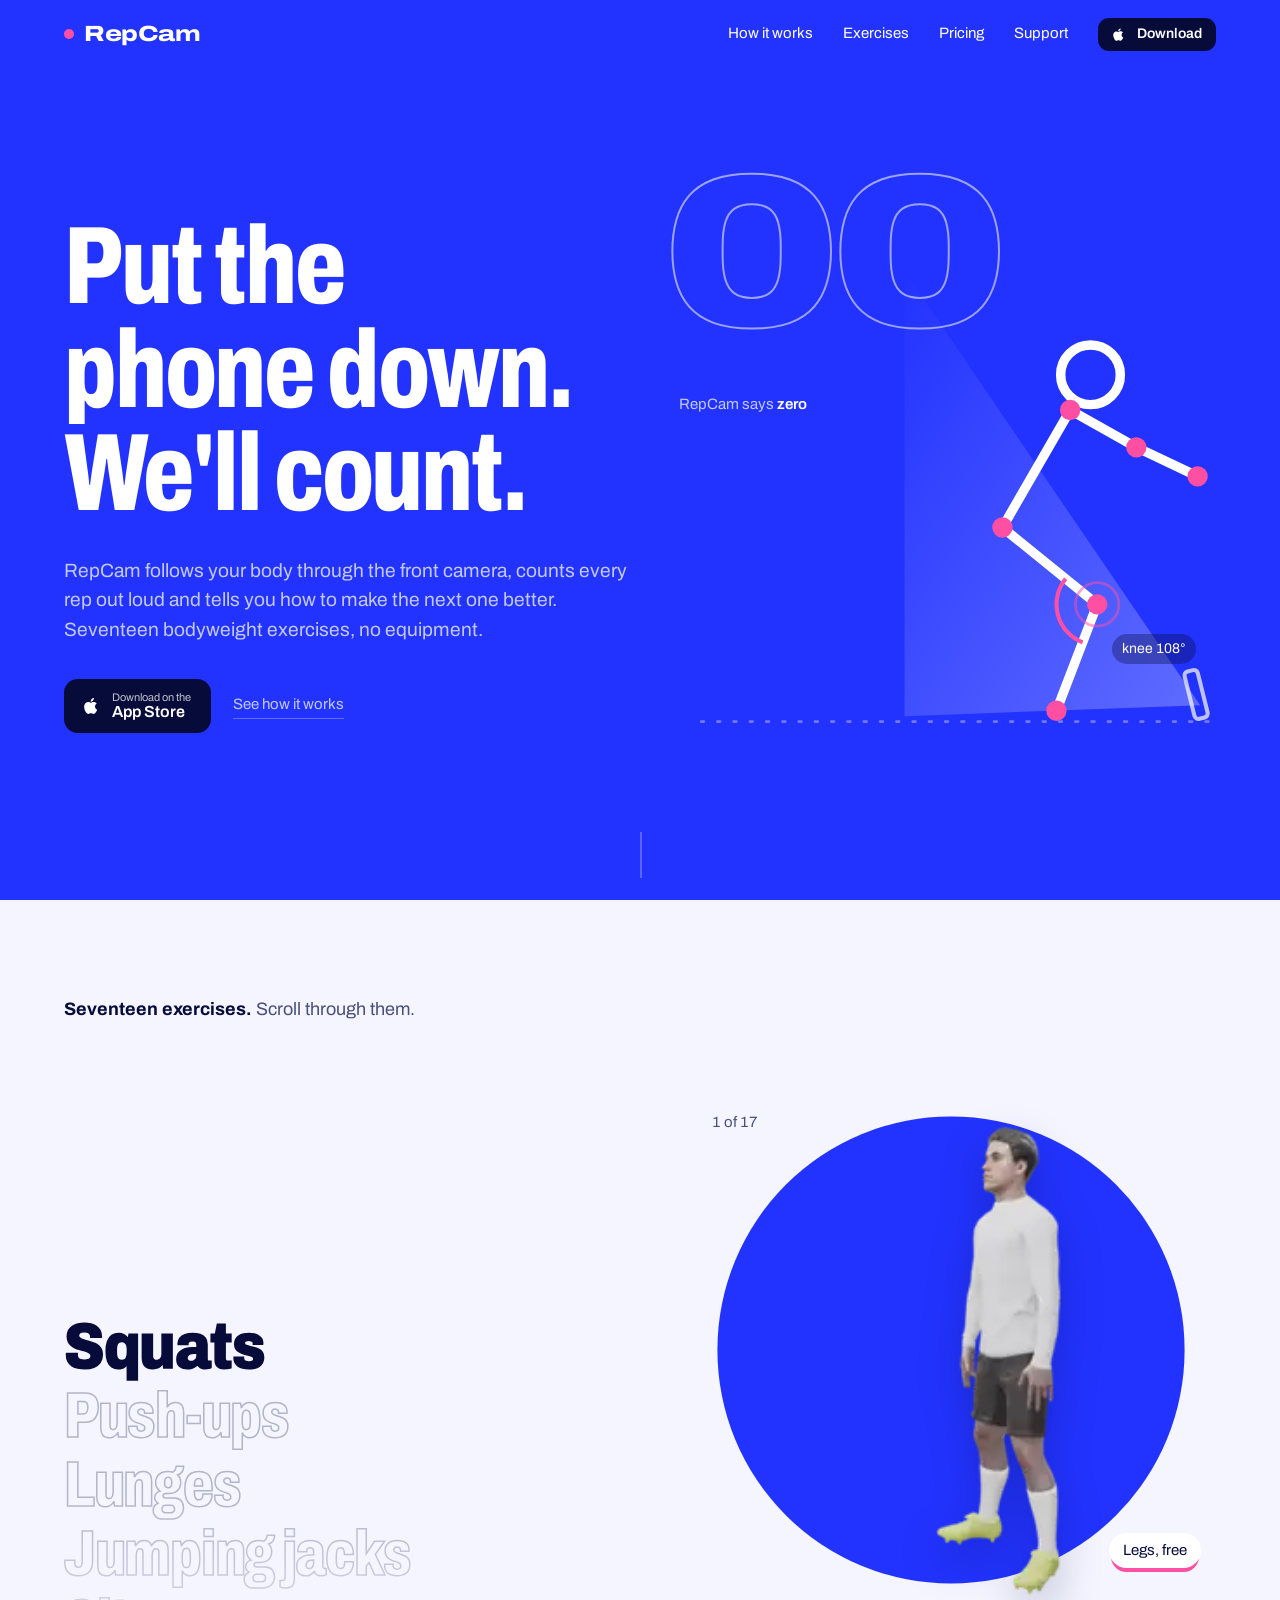
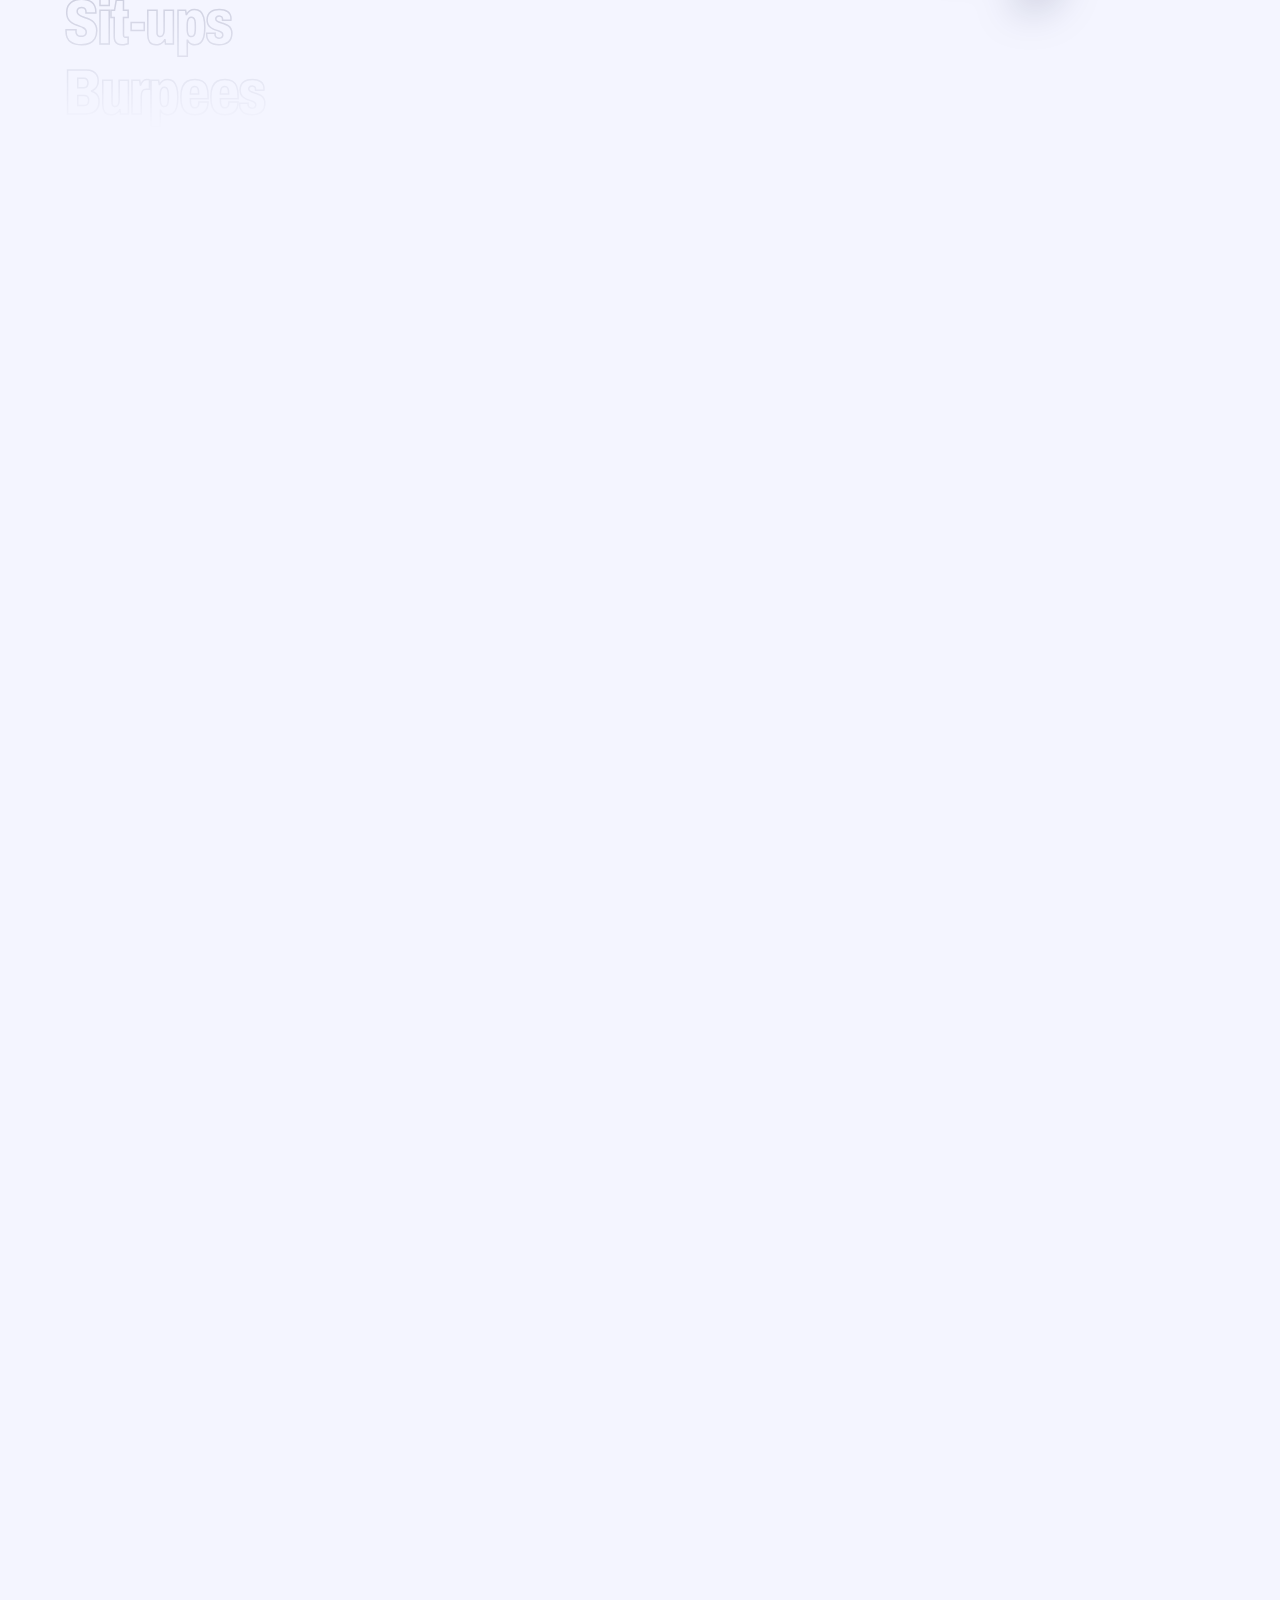
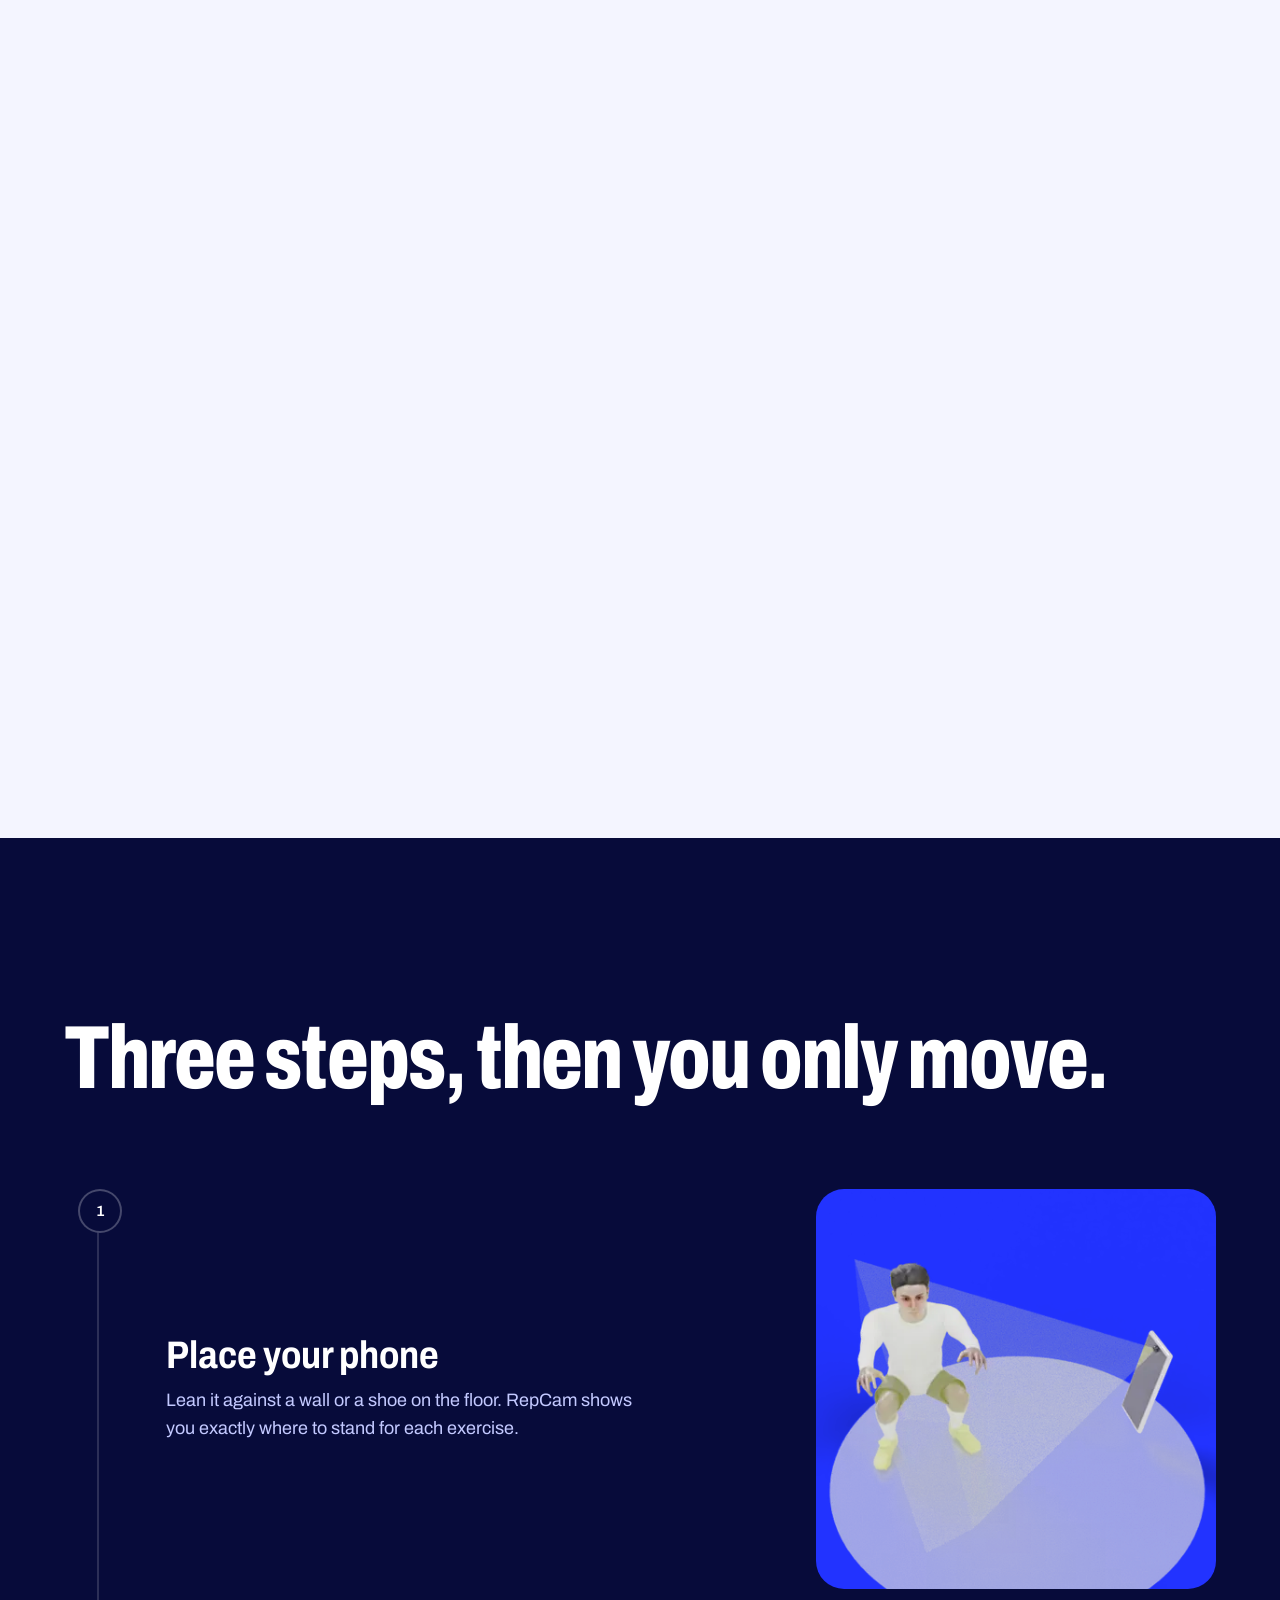
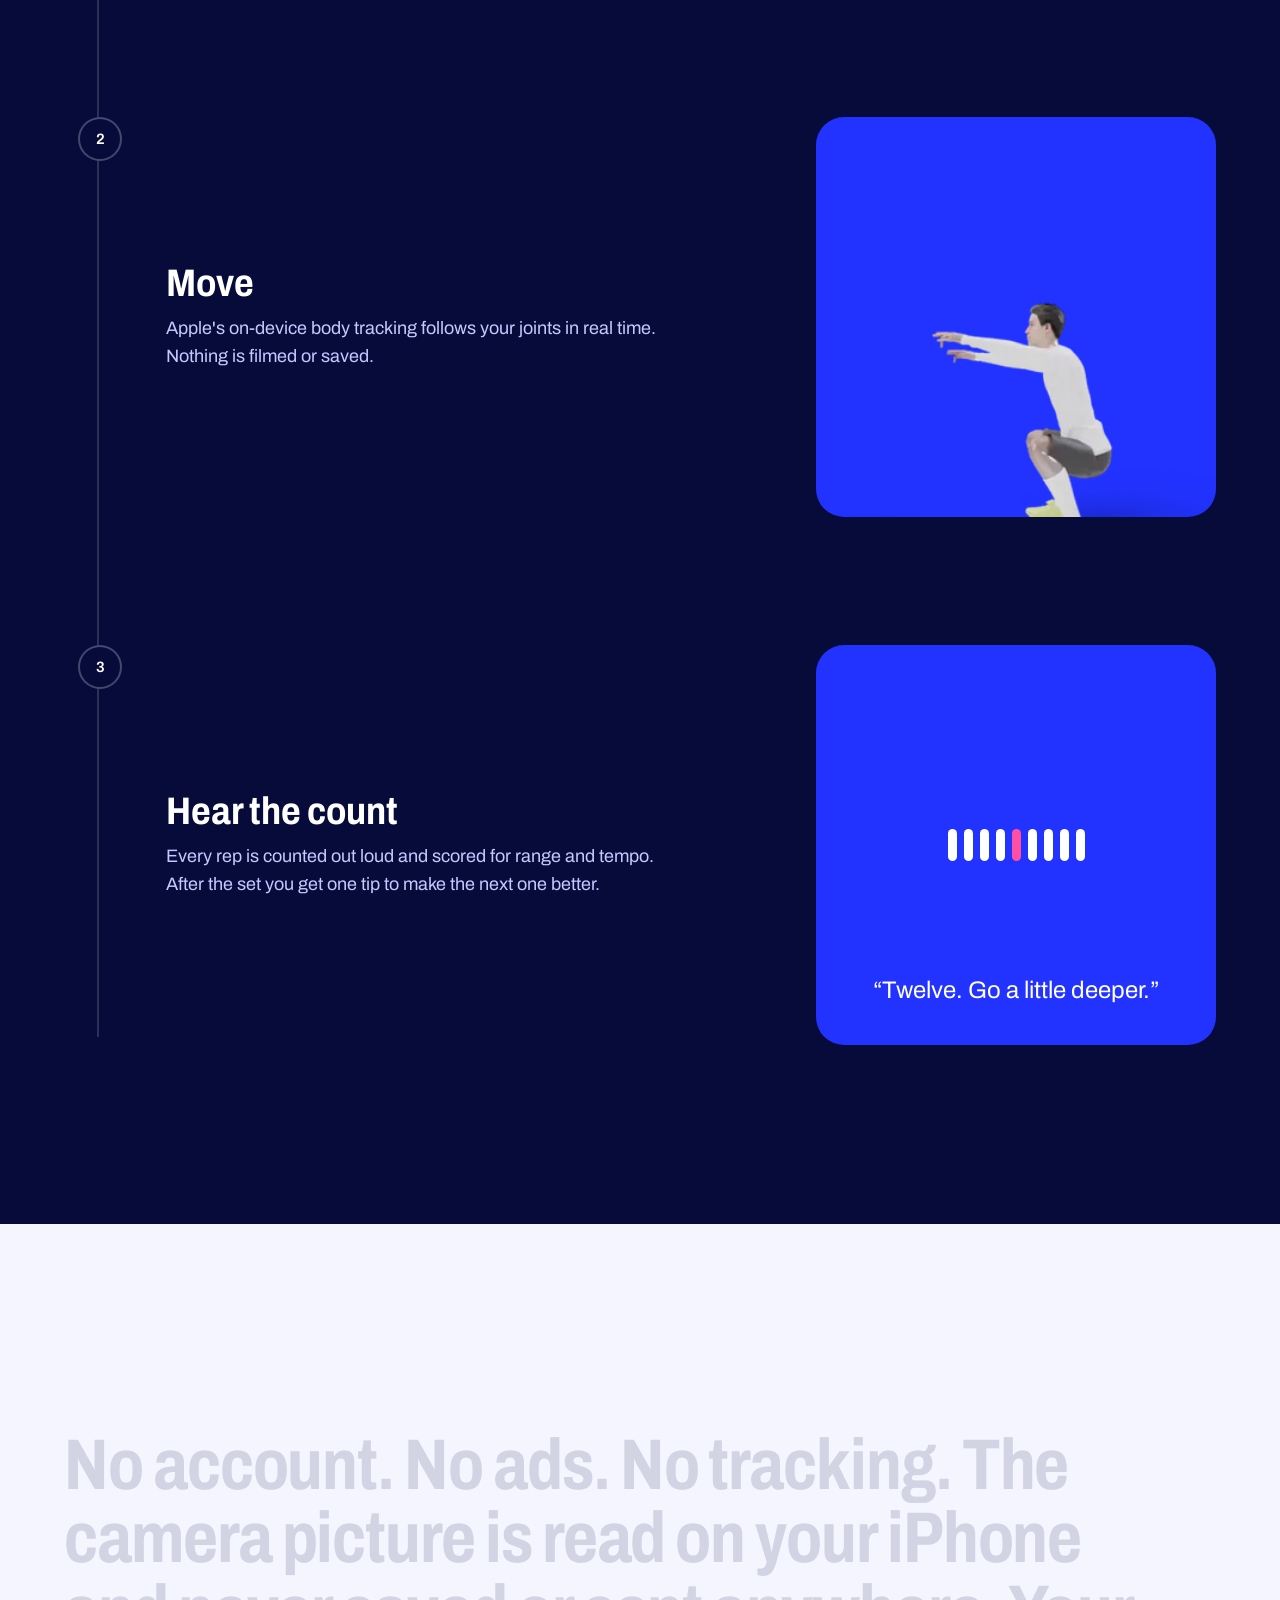
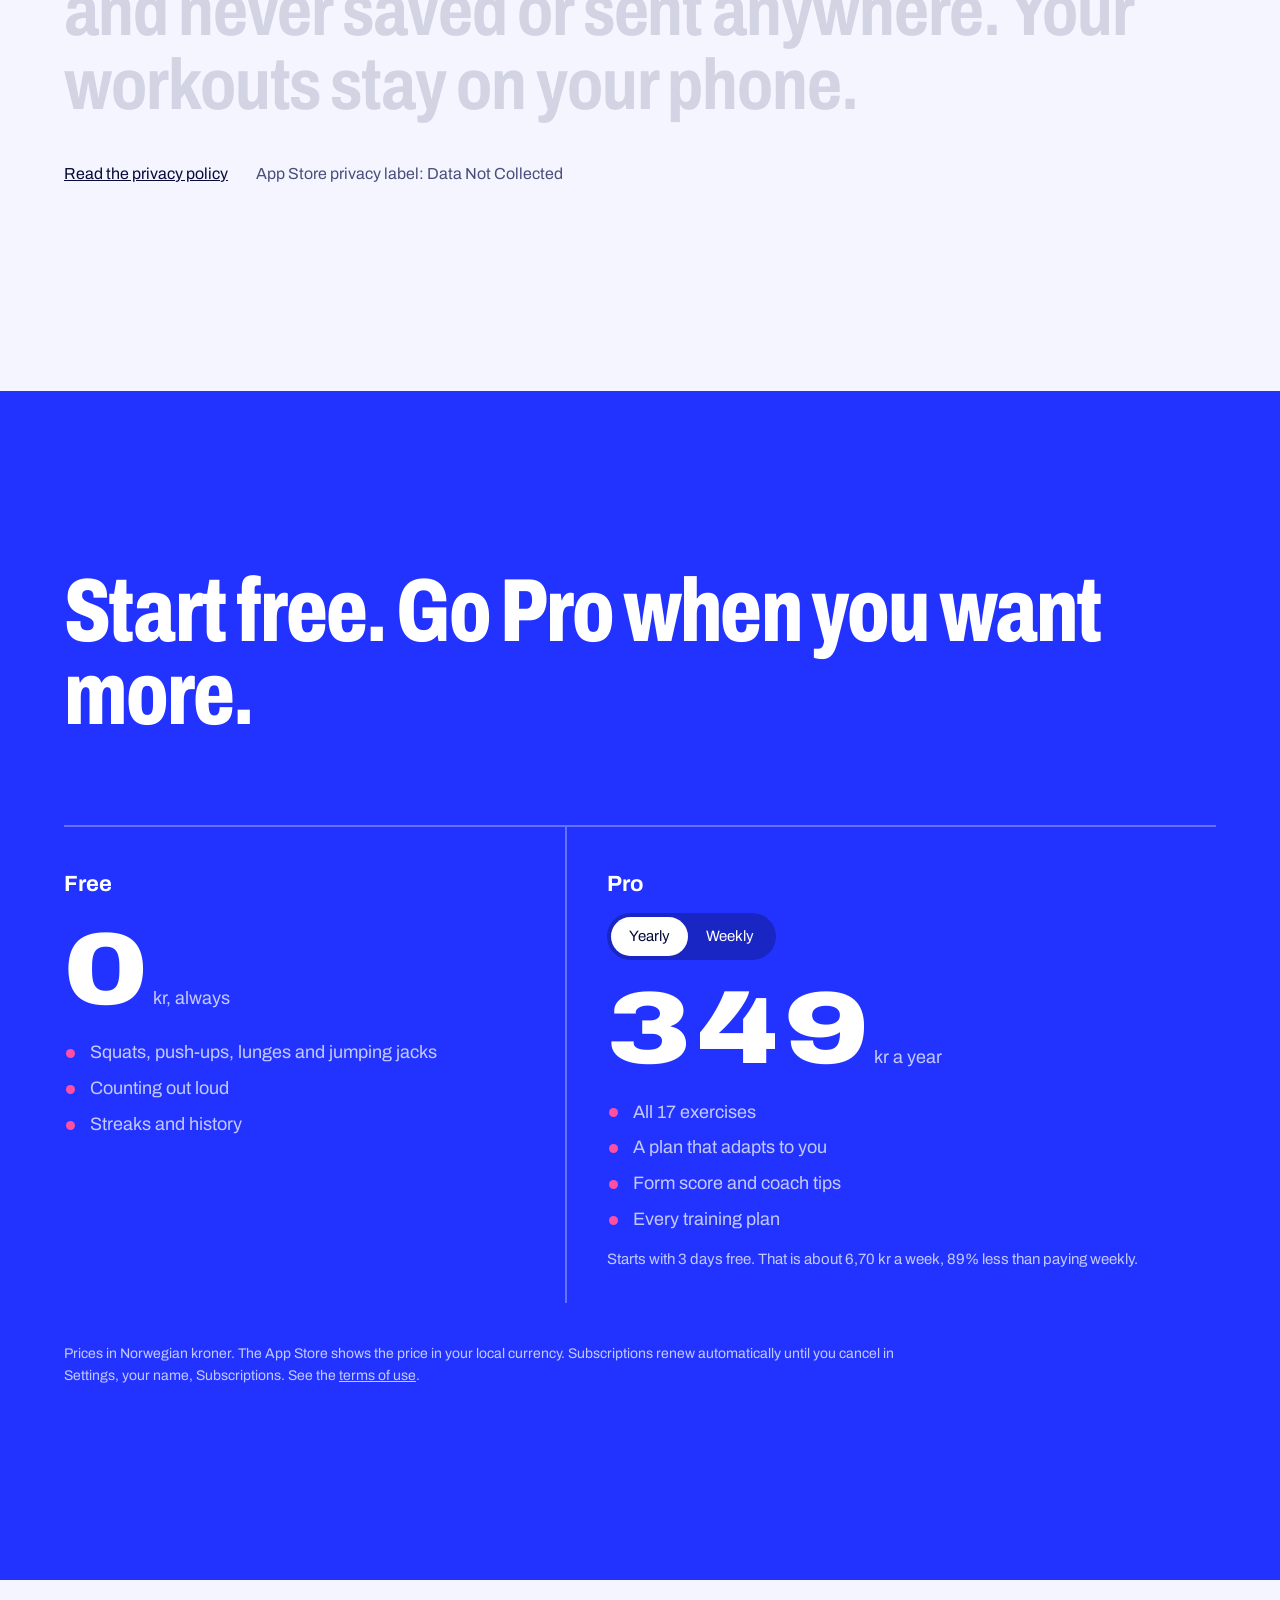
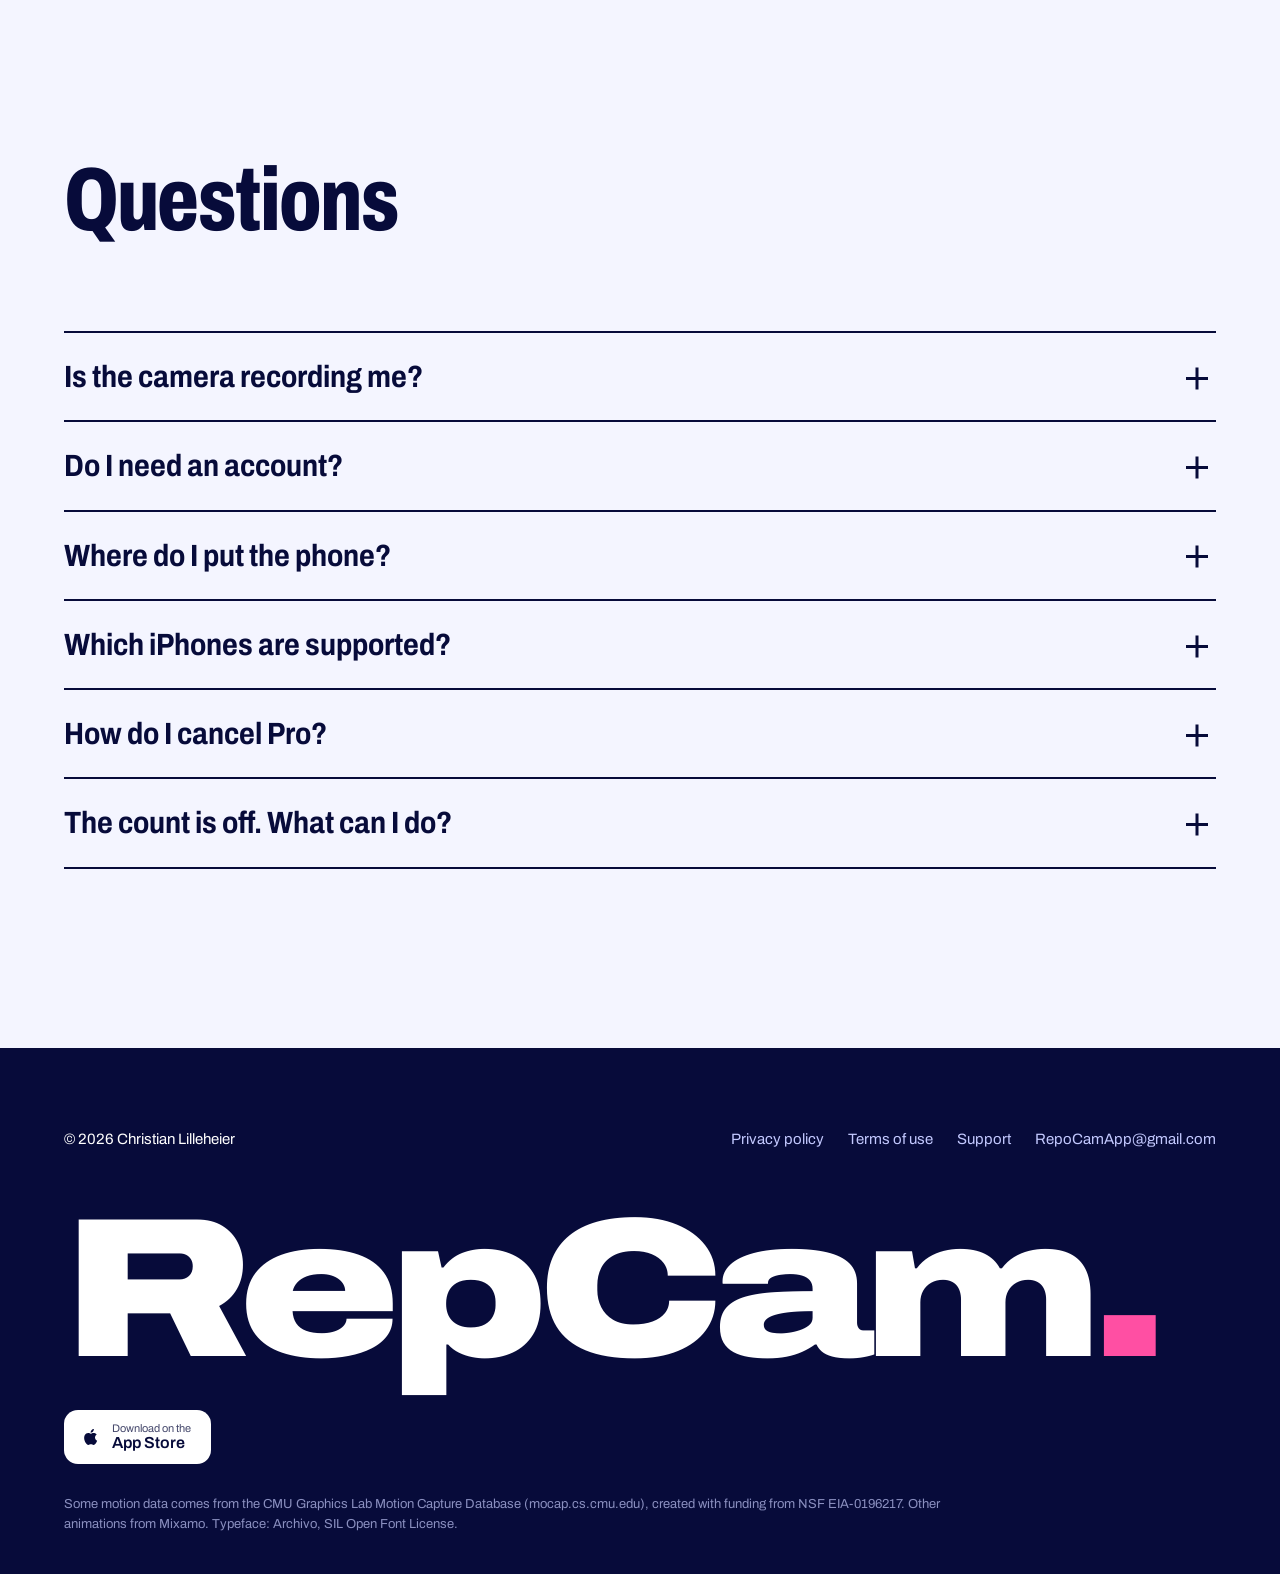
<file: index.html>
<!doctype html>
<html lang="en">
<head>
<meta charset="utf-8">
<meta name="viewport" content="width=device-width, initial-scale=1, viewport-fit=cover">
<title>RepCam: the rep counter that watches you train</title>
<meta name="description" content="Put your phone on the floor and train. RepCam counts every rep out loud and coaches your form. 17 bodyweight exercises, no equipment.">
<meta name="theme-color" content="#2233ff">
<link rel="canonical" href="https://appyprod.com/">
<meta property="og:title" content="RepCam: the rep counter that watches you train">
<meta property="og:description" content="Put your phone on the floor and train. RepCam counts every rep out loud and coaches your form. 17 bodyweight exercises, no equipment.">
<meta property="og:image" content="https://appyprod.com/assets/img/icon.png">
<meta name="apple-itunes-app" content="app-name=RepCam">
<link rel="icon" type="image/png" href="/favicon.png">
<link rel="apple-touch-icon" href="/apple-touch-icon.png">
<link rel="preload" href="/assets/fonts/archivo.woff2" as="font" type="font/woff2" crossorigin>
<link rel="stylesheet" href="/assets/site.css">
</head>
<body>
<a class="sr" href="#main">Skip to content</a>
<header class="top">
  <div class="wrap">
    <a class="mark" href="/"><i aria-hidden="true"></i>RepCam</a>
    <nav aria-label="Main">
      <a class="hide-sm" href="#how">How it works</a>
      <a class="hide-sm" href="#moves">Exercises</a>
      <a class="hide-sm" href="#pricing">Pricing</a>
      <a href="/support/">Support</a>
      <a class="store sm" href="https://apps.apple.com/" rel="noopener"><svg viewBox="0 0 24 24" aria-hidden="true" fill="currentColor"><path d="M16.37 12.6c-.02-2.2 1.8-3.26 1.88-3.31-1.03-1.5-2.62-1.7-3.18-1.73-1.35-.14-2.64.8-3.33.8-.69 0-1.74-.78-2.87-.76-1.47.02-2.83.86-3.59 2.18-1.53 2.66-.39 6.6 1.1 8.75.73 1.05 1.6 2.24 2.73 2.2 1.1-.04 1.51-.71 2.84-.71 1.32 0 1.7.71 2.86.69 1.18-.02 1.93-1.07 2.65-2.13.84-1.22 1.18-2.4 1.2-2.46-.03-.01-2.3-.88-2.32-3.5zM14.2 6.13c.6-.73 1.01-1.75.9-2.76-.87.04-1.92.58-2.54 1.31-.56.64-1.05 1.67-.92 2.66.97.08 1.96-.49 2.56-1.21z"/></svg><span>Download</span></a>
    </nav>
  </div>
</header>

<main id="main">

<section class="hero" data-theme="dark">
  <div class="wrap">
    <div>
      <h1><span class="ln"><span>Put the</span></span><span class="ln"><span>phone down.</span></span><span class="ln"><span>We'll count.</span></span></h1>
      <p class="lead">RepCam follows your body through the front camera, counts every rep out loud and tells you how to make the next one better. Seventeen bodyweight exercises, no equipment.</p>
      <div class="cta" id="download">
        <a class="store " href="https://apps.apple.com/" rel="noopener"><svg viewBox="0 0 24 24" aria-hidden="true" fill="currentColor"><path d="M16.37 12.6c-.02-2.2 1.8-3.26 1.88-3.31-1.03-1.5-2.62-1.7-3.18-1.73-1.35-.14-2.64.8-3.33.8-.69 0-1.74-.78-2.87-.76-1.47.02-2.83.86-3.59 2.18-1.53 2.66-.39 6.6 1.1 8.75.73 1.05 1.6 2.24 2.73 2.2 1.1-.04 1.51-.71 2.84-.71 1.32 0 1.7.71 2.86.69 1.18-.02 1.93-1.07 2.65-2.13.84-1.22 1.18-2.4 1.2-2.46-.03-.01-2.3-.88-2.32-3.5zM14.2 6.13c.6-.73 1.01-1.75.9-2.76-.87.04-1.92.58-2.54 1.31-.56.64-1.05 1.67-.92 2.66.97.08 1.96-.49 2.56-1.21z"/></svg><span><small>Download on the</small>App Store</span></a>
        <a class="quiet" href="#how">See how it works</a>
      </div>
    </div>
    <div class="stage" aria-label="Animated skeleton doing squats while the rep count goes up">
      <div class="count" aria-hidden="true">00</div>
      <p class="said" aria-hidden="true">RepCam says <b>zero</b></p>
      <svg class="rig" viewBox="0 0 400 420" aria-hidden="true">
        <defs>
          <linearGradient id="beam" x1="1" y1="1" x2="0" y2="0">
            <stop offset="0" stop-color="#fff" stop-opacity=".28"/>
            <stop offset="1" stop-color="#fff" stop-opacity="0"/>
          </linearGradient>
        </defs>
        <path class="beam" d="M388 380 L170 60 L170 388 Z"/>
        <line class="floor" x1="20" y1="392" x2="396" y2="392"/>
        <rect class="phone" x="380" y="354" width="10" height="36" rx="3" transform="rotate(-14 385 372)"/>
        <line id="shin" class="bone"/><line id="thigh" class="bone"/><line id="torso" class="bone"/>
        <line id="uarm" class="bone"/><line id="farm" class="bone"/>
        <circle id="head" class="head" r="22"/>
        <path id="arc" class="arc"/>
        <circle id="ring" class="jt-ring" r="16"/>
        <circle id="jAnkle" class="jt" r="0"/><circle id="jKnee" class="jt" r="0"/><circle id="jHip" class="jt" r="0"/>
        <circle id="jShoulder" class="jt" r="0"/><circle id="jElbow" class="jt" r="0"/><circle id="jWrist" class="jt" r="0"/>
      </svg>
      <span class="readout angle">knee 176°</span>
    </div>
  </div>
  <span class="scrollhint" aria-hidden="true"></span>
</section>

<section class="moves" id="moves" data-theme="light" aria-label="Exercises">
  <div class="track">
    <div class="pin">
      <h2>Seventeen exercises. <span>Scroll through them.</span></h2>
      <div class="wrap">
        <div class="wheel"><ol>
<li data-key="squats" data-group="Legs">Squats</li>
<li data-key="pushUps" data-group="Upper body">Push-ups</li>
<li data-key="lunges" data-group="Legs">Lunges</li>
<li data-key="jumpingJacks" data-group="Cardio">Jumping jacks</li>
<li data-key="sitUps" data-group="Core" class="pro">Sit-ups</li>
<li data-key="burpees" data-group="Cardio" class="pro">Burpees</li>
<li data-key="plank" data-group="Core" class="pro">Plank</li>
<li data-key="pistolSquats" data-group="Legs" class="pro">Pistol squats</li>
<li data-key="jumpPushUps" data-group="Upper body" class="pro">Jump push-ups</li>
<li data-key="bicycleCrunches" data-group="Core" class="pro">Bicycle crunches</li>
<li data-key="crossJumps" data-group="Cardio" class="pro">Cross jumps</li>
<li data-key="frontRaises" data-group="Upper body" class="pro">Front raises</li>
<li data-key="jogInPlace" data-group="Cardio" class="pro">Jog in place</li>
<li data-key="squatJumps" data-group="Legs" class="pro">Squat jumps</li>
<li data-key="frontKicks" data-group="Legs" class="pro">Front kicks</li>
<li data-key="sideKicks" data-group="Cardio" class="pro">Side kicks</li>
<li data-key="shadowBoxing" data-group="Upper body" class="pro">Shadow boxing</li>
        </ol></div>
        <div class="viewer">
          <div class="disc"></div>
          <img src="assets/move/squats.webp" alt="3D trainer doing squats" width="300" height="300">
          <span class="ix">1 of 17</span>
          <span class="tag">Legs, free</span>
        </div>
      </div>
    </div>
  </div>
</section>

<section class="steps ink" id="how" data-theme="ink">
  <div class="wrap">
    <h2 class="rv">Three steps, then you only move.</h2>
    <div class="stepwrap"><span class="rail" aria-hidden="true"><i></i></span>
    <ol>
      <li data-n="1">
        <div><h3>Place your phone</h3><p>Lean it against a wall or a shoe on the floor. RepCam shows you exactly where to stand for each exercise.</p></div>
        <figure><img src="assets/img/setup_squats.webp" alt="Phone on the floor with the trainer standing in front of it" loading="lazy" width="480" height="480"></figure>
      </li>
      <li data-n="2">
        <div><h3>Move</h3><p>Apple's on-device body tracking follows your joints in real time. Nothing is filmed or saved.</p></div>
        <figure><img src="assets/img/view_squats.webp" alt="The view from the phone camera, with the trainer in frame" loading="lazy" width="480" height="480"></figure>
      </li>
      <li data-n="3">
        <div><h3>Hear the count</h3><p>Every rep is counted out loud and scored for range and tempo. After the set you get one tip to make the next one better.</p></div>
        <figure class="voice" aria-hidden="true"><div class="bars"><i></i><i></i><i></i><i></i><i></i><i></i><i></i><i></i><i></i></div><q>Twelve. Go a little deeper.</q></figure>
      </li>
    </ol></div>
  </div>
</section>

<section class="promise" data-theme="light">
  <div class="wrap">
    <p class="big">No account. No ads. No tracking. The camera picture is read on your iPhone and never saved or sent anywhere. Your workouts stay on your phone.</p>
    <div class="after rv"><a href="/privacy/">Read the privacy policy</a><span>App Store privacy label: Data Not Collected</span></div>
  </div>
</section>

<section class="price" id="pricing" data-theme="dark">
  <div class="wrap">
    <h2 class="rv">Start free. Go Pro when you want more.</h2>
    <div class="plans">
      <div class="plan">
        <h3>Free</h3>
        <div class="amt">0<small>kr, always</small></div>
        <ul><li>Squats, push-ups, lunges and jumping jacks</li><li>Counting out loud</li><li>Streaks and history</li></ul>
      </div>
      <div class="plan pro">
        <h3>Pro</h3>
        <div class="switch" role="group" aria-label="Billing period"><span class="knob"></span><button type="button" data-plan="year" aria-pressed="true">Yearly</button><button type="button" data-plan="week" aria-pressed="false">Weekly</button></div>
        <div class="amt" aria-hidden="true"><span class="roll"></span><span class="roll"></span><span class="roll"></span><small>kr a year</small></div>
        <p class="sr" aria-live="polite">349 kr a year</p>
        <ul><li>All 17 exercises</li><li>A plan that adapts to you</li><li>Form score and coach tips</li><li>Every training plan</li></ul>
        <p class="note"></p>
      </div>
    </div>
    <p class="fine">Prices in Norwegian kroner. The App Store shows the price in your local currency. Subscriptions renew automatically until you cancel in Settings, your name, Subscriptions. See the <a href="/terms/">terms of use</a>.</p>
  </div>
</section>

<section class="faq" id="faq" data-theme="light">
  <div class="wrap">
    <h2 class="rv">Questions</h2>
<details><summary>Is the camera recording me?</summary><div class="ans"><p>No. Each camera frame is analysed on your iPhone to find the position of your joints and then thrown away. No video or photo is ever saved or sent anywhere.</p></div></details>
<details><summary>Do I need an account?</summary><div class="ans"><p>No. RepCam works without sign-up. Your Pro subscription is tied to your Apple ID, so it follows you to a new iPhone. Just tap Restore purchases.</p></div></details>
<details><summary>Where do I put the phone?</summary><div class="ans"><p>On the floor, leaning against a wall or a shoe, about two to three metres away. Before each exercise RepCam shows a picture of where to stand.</p></div></details>
<details><summary>Which iPhones are supported?</summary><div class="ans"><p>Any iPhone that runs the latest iOS. RepCam uses the front camera.</p></div></details>
<details><summary>How do I cancel Pro?</summary><div class="ans"><p>Open Settings on your iPhone, tap your name, then Subscriptions and RepCam. You can also tap Manage subscription in RepCam's settings.</p></div></details>
<details><summary>The count is off. What can I do?</summary><div class="ans"><p>Most miscounts come from the phone position. Tap the question mark during a set to see exactly where to put your phone, and make sure your whole body is in the picture. Still stuck? <a href="/support/">Contact support</a>.</p></div></details>
  </div>
</section>

</main>
<footer class="ink" data-theme="ink">
  <div class="wrap">
    <div class="foot">
      <span>© 2026 Christian Lilleheier</span>
      <nav aria-label="Footer">
        <a href="/privacy/">Privacy policy</a>
        <a href="/terms/">Terms of use</a>
        <a href="/support/">Support</a>
        <a href="mailto:RepoCamApp@gmail.com">RepoCamApp@gmail.com</a>
      </nav>
    </div>
    <div class="giant" aria-hidden="true">RepCam<span>.</span></div>
    <a class="store " href="https://apps.apple.com/" rel="noopener"><svg viewBox="0 0 24 24" aria-hidden="true" fill="currentColor"><path d="M16.37 12.6c-.02-2.2 1.8-3.26 1.88-3.31-1.03-1.5-2.62-1.7-3.18-1.73-1.35-.14-2.64.8-3.33.8-.69 0-1.74-.78-2.87-.76-1.47.02-2.83.86-3.59 2.18-1.53 2.66-.39 6.6 1.1 8.75.73 1.05 1.6 2.24 2.73 2.2 1.1-.04 1.51-.71 2.84-.71 1.32 0 1.7.71 2.86.69 1.18-.02 1.93-1.07 2.65-2.13.84-1.22 1.18-2.4 1.2-2.46-.03-.01-2.3-.88-2.32-3.5zM14.2 6.13c.6-.73 1.01-1.75.9-2.76-.87.04-1.92.58-2.54 1.31-.56.64-1.05 1.67-.92 2.66.97.08 1.96-.49 2.56-1.21z"/></svg><span><small>Download on the</small>App Store</span></a>
    <p class="credit">Some motion data comes from the CMU Graphics Lab Motion Capture Database (mocap.cs.cmu.edu), created with funding from NSF EIA-0196217. Other animations from Mixamo. Typeface: Archivo, SIL Open Font License.</p>
  </div>
</footer>
<script src="/assets/site.js" defer></script>
</body>
</html>
</file>
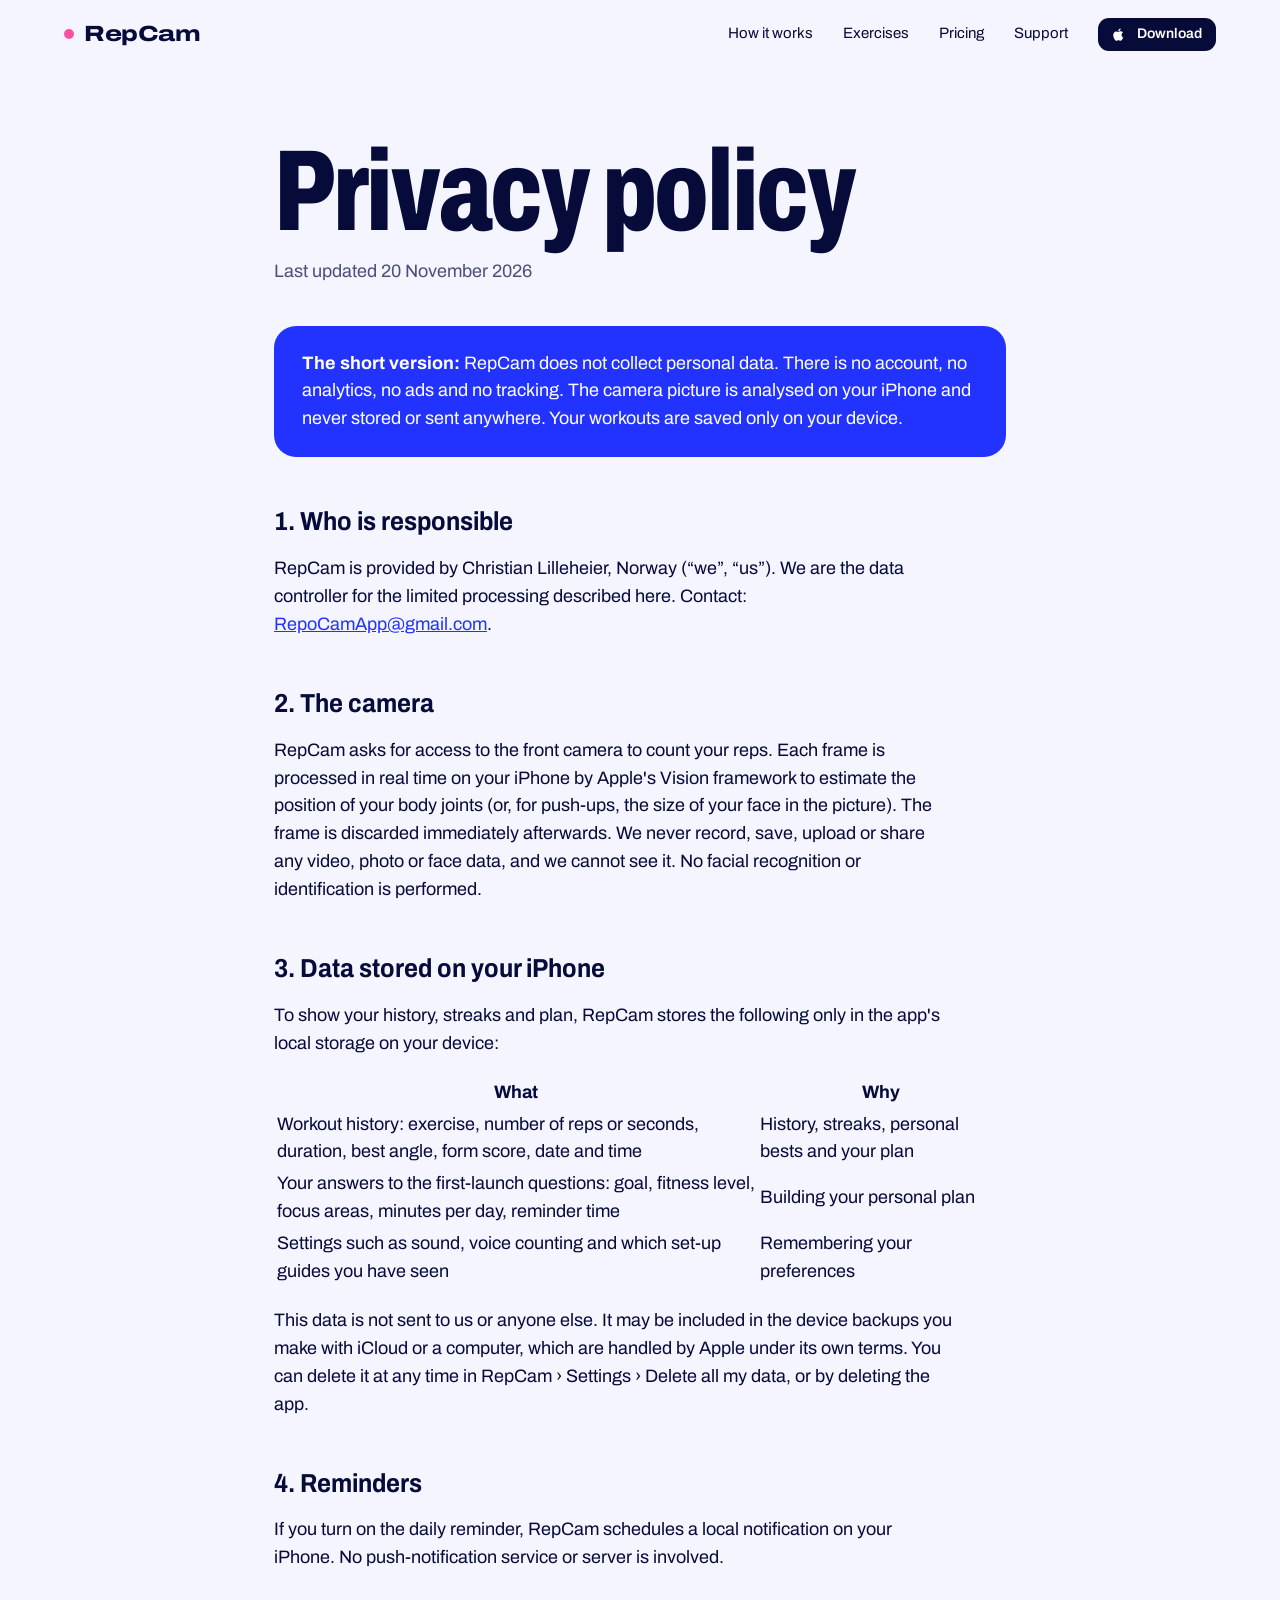
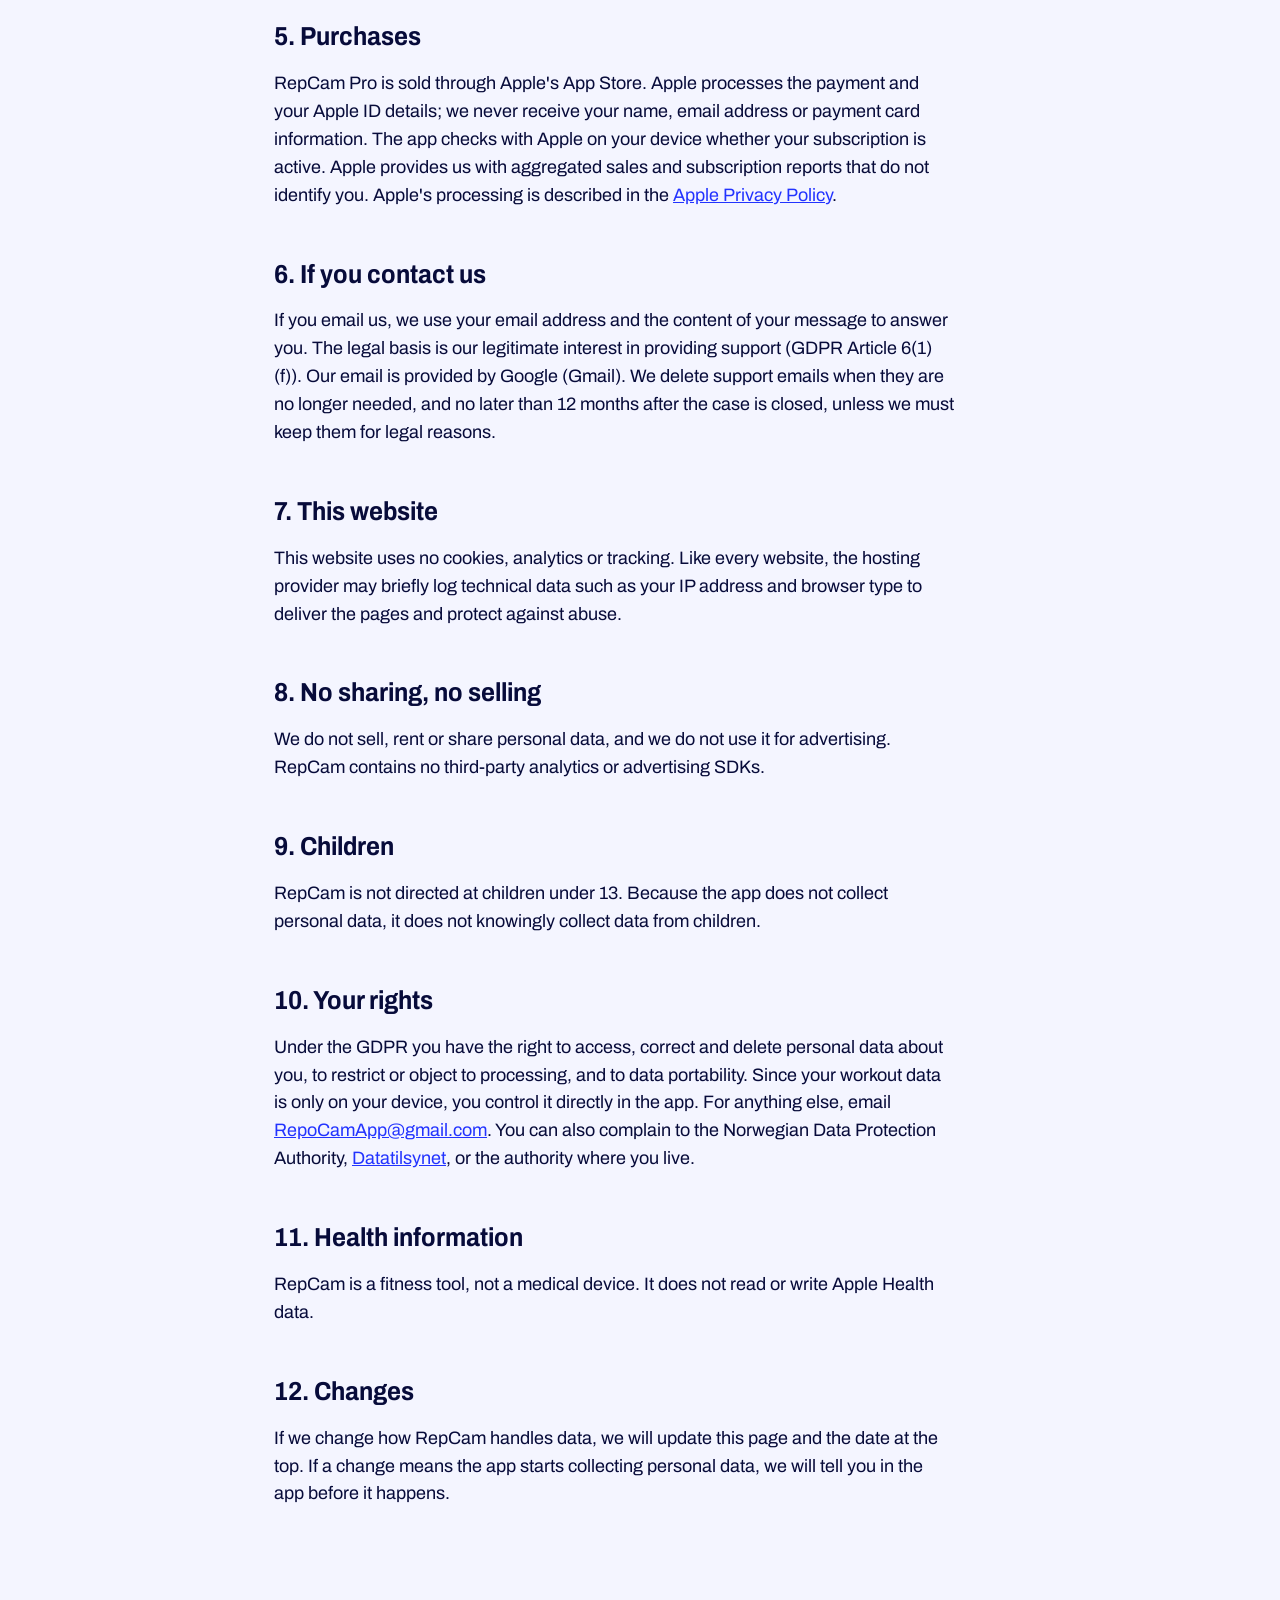
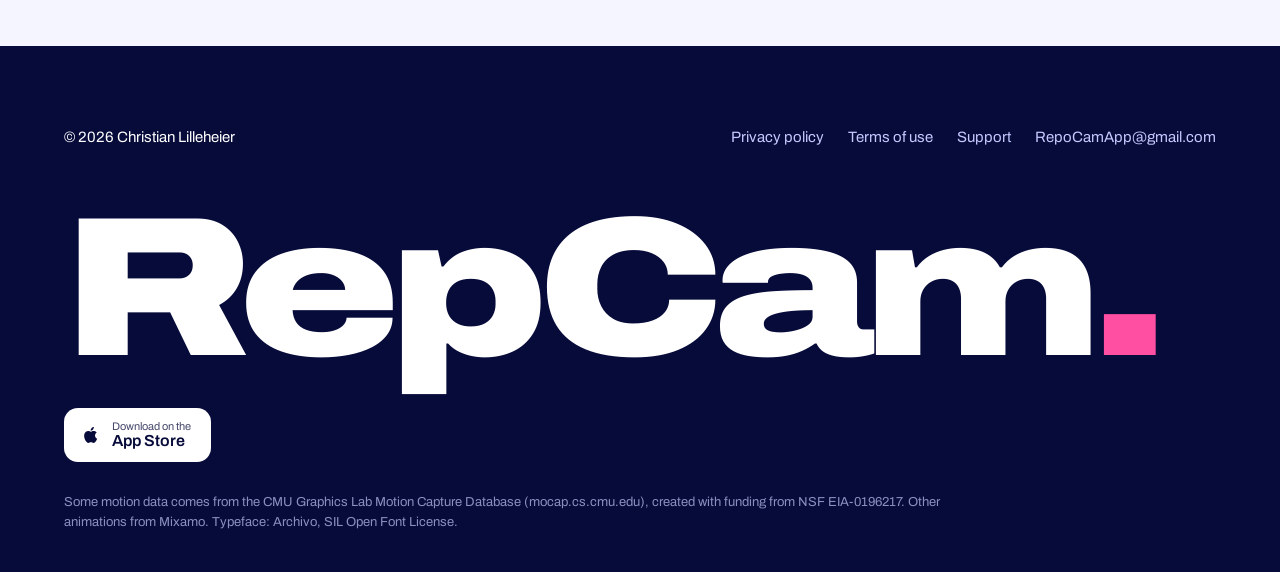
<file: privacy/index.html>
<!doctype html>
<html lang="en">
<head>
<meta charset="utf-8">
<meta name="viewport" content="width=device-width, initial-scale=1, viewport-fit=cover">
<title>Privacy policy | RepCam</title>
<meta name="description" content="How RepCam handles your data: it does not collect any.">
<meta name="theme-color" content="#f4f5ff">
<link rel="canonical" href="https://appyprod.com/privacy/">
<meta property="og:title" content="Privacy policy | RepCam">
<meta property="og:description" content="How RepCam handles your data: it does not collect any.">
<meta property="og:image" content="https://appyprod.com/assets/img/icon.png">
<meta name="apple-itunes-app" content="app-name=RepCam">
<link rel="icon" type="image/png" href="/favicon.png">
<link rel="apple-touch-icon" href="/apple-touch-icon.png">
<link rel="preload" href="/assets/fonts/archivo.woff2" as="font" type="font/woff2" crossorigin>
<link rel="stylesheet" href="/assets/site.css">
</head>
<body>
<a class="sr" href="#main">Skip to content</a>
<header class="top">
  <div class="wrap">
    <a class="mark" href="/"><i aria-hidden="true"></i>RepCam</a>
    <nav aria-label="Main">
      <a class="hide-sm" href="/#how">How it works</a>
      <a class="hide-sm" href="/#moves">Exercises</a>
      <a class="hide-sm" href="/#pricing">Pricing</a>
      <a href="/support/">Support</a>
      <a class="store sm" href="https://apps.apple.com/" rel="noopener"><svg viewBox="0 0 24 24" aria-hidden="true" fill="currentColor"><path d="M16.37 12.6c-.02-2.2 1.8-3.26 1.88-3.31-1.03-1.5-2.62-1.7-3.18-1.73-1.35-.14-2.64.8-3.33.8-.69 0-1.74-.78-2.87-.76-1.47.02-2.83.86-3.59 2.18-1.53 2.66-.39 6.6 1.1 8.75.73 1.05 1.6 2.24 2.73 2.2 1.1-.04 1.51-.71 2.84-.71 1.32 0 1.7.71 2.86.69 1.18-.02 1.93-1.07 2.65-2.13.84-1.22 1.18-2.4 1.2-2.46-.03-.01-2.3-.88-2.32-3.5zM14.2 6.13c.6-.73 1.01-1.75.9-2.76-.87.04-1.92.58-2.54 1.31-.56.64-1.05 1.67-.92 2.66.97.08 1.96-.49 2.56-1.21z"/></svg><span>Download</span></a>
    </nav>
  </div>
</header>

<main id="main" class="doc" data-theme="light">
  <div class="wrap">
    <h1>Privacy policy</h1>
    <p class="updated">Last updated 20 November 2026</p>
<div class="summary"><p><strong>The short version:</strong> RepCam does not collect personal data. There is no account, no analytics, no ads and no tracking. The camera picture is analysed on your iPhone and never stored or sent anywhere. Your workouts are saved only on your device.</p></div>

<h2>1. Who is responsible</h2>
<p>RepCam is provided by Christian Lilleheier, Norway (“we”, “us”). We are the data controller for the limited processing described here. Contact: <a href="mailto:RepoCamApp@gmail.com">RepoCamApp@gmail.com</a>.</p>

<h2>2. The camera</h2>
<p>RepCam asks for access to the front camera to count your reps. Each frame is processed in real time on your iPhone by Apple's Vision framework to estimate the position of your body joints (or, for push-ups, the size of your face in the picture). The frame is discarded immediately afterwards. We never record, save, upload or share any video, photo or face data, and we cannot see it. No facial recognition or identification is performed.</p>

<h2>3. Data stored on your iPhone</h2>
<p>To show your history, streaks and plan, RepCam stores the following only in the app's local storage on your device:</p>
<table>
<tr><th>What</th><th>Why</th></tr>
<tr><td>Workout history: exercise, number of reps or seconds, duration, best angle, form score, date and time</td><td>History, streaks, personal bests and your plan</td></tr>
<tr><td>Your answers to the first-launch questions: goal, fitness level, focus areas, minutes per day, reminder time</td><td>Building your personal plan</td></tr>
<tr><td>Settings such as sound, voice counting and which set-up guides you have seen</td><td>Remembering your preferences</td></tr>
</table>
<p>This data is not sent to us or anyone else. It may be included in the device backups you make with iCloud or a computer, which are handled by Apple under its own terms. You can delete it at any time in RepCam › Settings › Delete all my data, or by deleting the app.</p>

<h2>4. Reminders</h2>
<p>If you turn on the daily reminder, RepCam schedules a local notification on your iPhone. No push-notification service or server is involved.</p>

<h2>5. Purchases</h2>
<p>RepCam Pro is sold through Apple's App Store. Apple processes the payment and your Apple ID details; we never receive your name, email address or payment card information. The app checks with Apple on your device whether your subscription is active. Apple provides us with aggregated sales and subscription reports that do not identify you. Apple's processing is described in the <a href="https://www.apple.com/legal/privacy/">Apple Privacy Policy</a>.</p>

<h2>6. If you contact us</h2>
<p>If you email us, we use your email address and the content of your message to answer you. The legal basis is our legitimate interest in providing support (GDPR Article 6(1)(f)). Our email is provided by Google (Gmail). We delete support emails when they are no longer needed, and no later than 12 months after the case is closed, unless we must keep them for legal reasons.</p>

<h2>7. This website</h2>
<p>This website uses no cookies, analytics or tracking. Like every website, the hosting provider may briefly log technical data such as your IP address and browser type to deliver the pages and protect against abuse.</p>

<h2>8. No sharing, no selling</h2>
<p>We do not sell, rent or share personal data, and we do not use it for advertising. RepCam contains no third-party analytics or advertising SDKs.</p>

<h2>9. Children</h2>
<p>RepCam is not directed at children under 13. Because the app does not collect personal data, it does not knowingly collect data from children.</p>

<h2>10. Your rights</h2>
<p>Under the GDPR you have the right to access, correct and delete personal data about you, to restrict or object to processing, and to data portability. Since your workout data is only on your device, you control it directly in the app. For anything else, email <a href="mailto:RepoCamApp@gmail.com">RepoCamApp@gmail.com</a>. You can also complain to the Norwegian Data Protection Authority, <a href="https://www.datatilsynet.no/en/">Datatilsynet</a>, or the authority where you live.</p>

<h2>11. Health information</h2>
<p>RepCam is a fitness tool, not a medical device. It does not read or write Apple Health data.</p>

<h2>12. Changes</h2>
<p>If we change how RepCam handles data, we will update this page and the date at the top. If a change means the app starts collecting personal data, we will tell you in the app before it happens.</p>
  </div>
</main>
<footer class="ink" data-theme="ink">
  <div class="wrap">
    <div class="foot">
      <span>© 2026 Christian Lilleheier</span>
      <nav aria-label="Footer">
        <a href="/privacy/">Privacy policy</a>
        <a href="/terms/">Terms of use</a>
        <a href="/support/">Support</a>
        <a href="mailto:RepoCamApp@gmail.com">RepoCamApp@gmail.com</a>
      </nav>
    </div>
    <div class="giant" aria-hidden="true">RepCam<span>.</span></div>
    <a class="store " href="https://apps.apple.com/" rel="noopener"><svg viewBox="0 0 24 24" aria-hidden="true" fill="currentColor"><path d="M16.37 12.6c-.02-2.2 1.8-3.26 1.88-3.31-1.03-1.5-2.62-1.7-3.18-1.73-1.35-.14-2.64.8-3.33.8-.69 0-1.74-.78-2.87-.76-1.47.02-2.83.86-3.59 2.18-1.53 2.66-.39 6.6 1.1 8.75.73 1.05 1.6 2.24 2.73 2.2 1.1-.04 1.51-.71 2.84-.71 1.32 0 1.7.71 2.86.69 1.18-.02 1.93-1.07 2.65-2.13.84-1.22 1.18-2.4 1.2-2.46-.03-.01-2.3-.88-2.32-3.5zM14.2 6.13c.6-.73 1.01-1.75.9-2.76-.87.04-1.92.58-2.54 1.31-.56.64-1.05 1.67-.92 2.66.97.08 1.96-.49 2.56-1.21z"/></svg><span><small>Download on the</small>App Store</span></a>
    <p class="credit">Some motion data comes from the CMU Graphics Lab Motion Capture Database (mocap.cs.cmu.edu), created with funding from NSF EIA-0196217. Other animations from Mixamo. Typeface: Archivo, SIL Open Font License.</p>
  </div>
</footer>
<script src="/assets/site.js" defer></script>
</body>
</html>
</file>
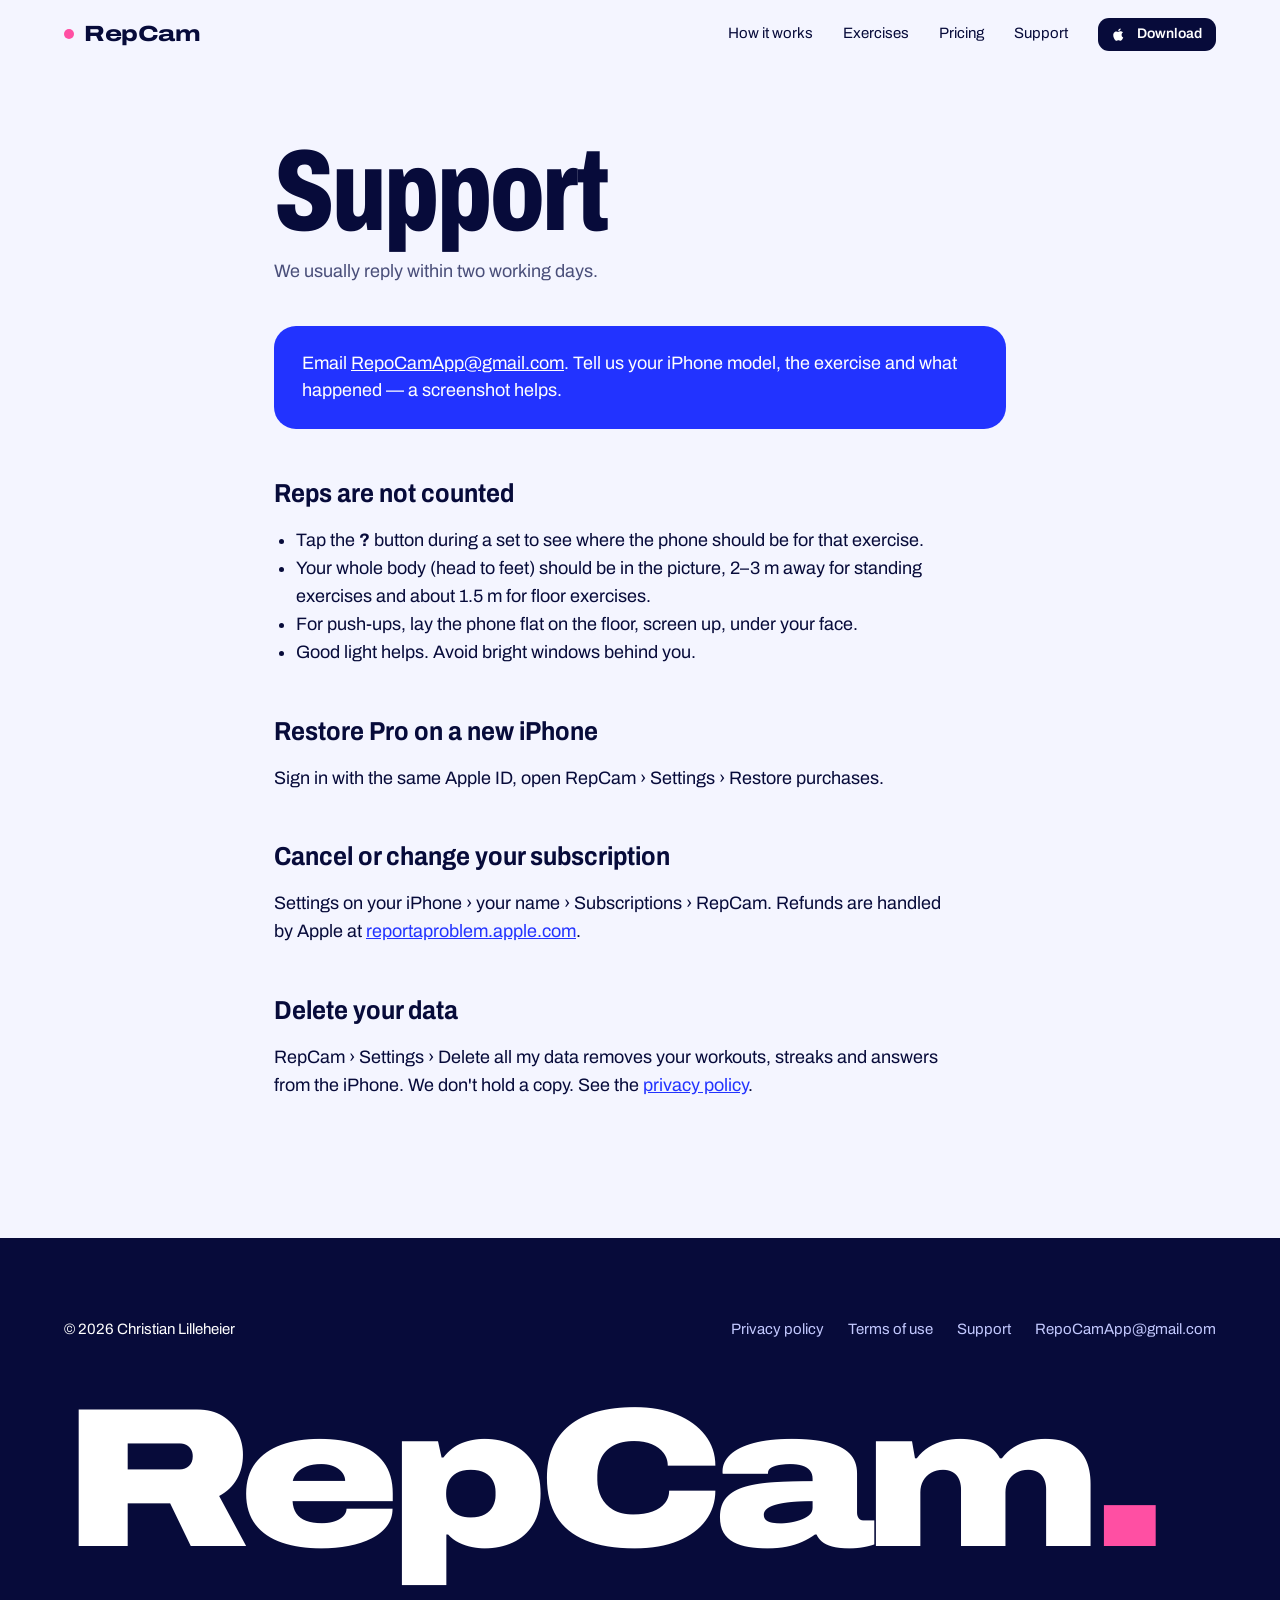
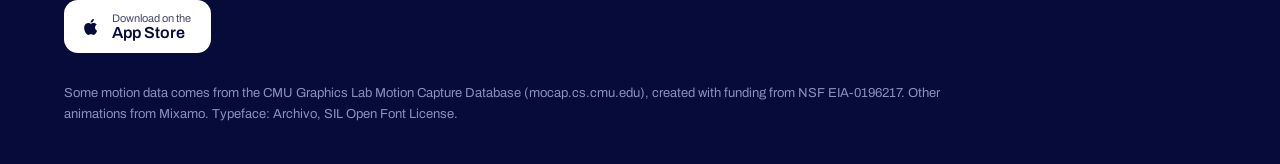
<file: support/index.html>
<!doctype html>
<html lang="en">
<head>
<meta charset="utf-8">
<meta name="viewport" content="width=device-width, initial-scale=1, viewport-fit=cover">
<title>Support | RepCam</title>
<meta name="description" content="Get help with RepCam.">
<meta name="theme-color" content="#f4f5ff">
<link rel="canonical" href="https://appyprod.com/support/">
<meta property="og:title" content="Support | RepCam">
<meta property="og:description" content="Get help with RepCam.">
<meta property="og:image" content="https://appyprod.com/assets/img/icon.png">
<meta name="apple-itunes-app" content="app-name=RepCam">
<link rel="icon" type="image/png" href="/favicon.png">
<link rel="apple-touch-icon" href="/apple-touch-icon.png">
<link rel="preload" href="/assets/fonts/archivo.woff2" as="font" type="font/woff2" crossorigin>
<link rel="stylesheet" href="/assets/site.css">
</head>
<body>
<a class="sr" href="#main">Skip to content</a>
<header class="top">
  <div class="wrap">
    <a class="mark" href="/"><i aria-hidden="true"></i>RepCam</a>
    <nav aria-label="Main">
      <a class="hide-sm" href="/#how">How it works</a>
      <a class="hide-sm" href="/#moves">Exercises</a>
      <a class="hide-sm" href="/#pricing">Pricing</a>
      <a href="/support/">Support</a>
      <a class="store sm" href="https://apps.apple.com/" rel="noopener"><svg viewBox="0 0 24 24" aria-hidden="true" fill="currentColor"><path d="M16.37 12.6c-.02-2.2 1.8-3.26 1.88-3.31-1.03-1.5-2.62-1.7-3.18-1.73-1.35-.14-2.64.8-3.33.8-.69 0-1.74-.78-2.87-.76-1.47.02-2.83.86-3.59 2.18-1.53 2.66-.39 6.6 1.1 8.75.73 1.05 1.6 2.24 2.73 2.2 1.1-.04 1.51-.71 2.84-.71 1.32 0 1.7.71 2.86.69 1.18-.02 1.93-1.07 2.65-2.13.84-1.22 1.18-2.4 1.2-2.46-.03-.01-2.3-.88-2.32-3.5zM14.2 6.13c.6-.73 1.01-1.75.9-2.76-.87.04-1.92.58-2.54 1.31-.56.64-1.05 1.67-.92 2.66.97.08 1.96-.49 2.56-1.21z"/></svg><span>Download</span></a>
    </nav>
  </div>
</header>

<main id="main" class="doc" data-theme="light">
  <div class="wrap">
    <h1>Support</h1>
    <p class="updated">We usually reply within two working days.</p>
<div class="summary"><p>Email <a href="mailto:RepoCamApp@gmail.com?subject=RepCam%20support">RepoCamApp@gmail.com</a>. Tell us your iPhone model, the exercise and what happened — a screenshot helps.</p></div>

<h2>Reps are not counted</h2>
<ul>
<li>Tap the <strong>?</strong> button during a set to see where the phone should be for that exercise.</li>
<li>Your whole body (head to feet) should be in the picture, 2–3 m away for standing exercises and about 1.5 m for floor exercises.</li>
<li>For push-ups, lay the phone flat on the floor, screen up, under your face.</li>
<li>Good light helps. Avoid bright windows behind you.</li>
</ul>

<h2>Restore Pro on a new iPhone</h2>
<p>Sign in with the same Apple ID, open RepCam › Settings › Restore purchases.</p>

<h2>Cancel or change your subscription</h2>
<p>Settings on your iPhone › your name › Subscriptions › RepCam. Refunds are handled by Apple at <a href="https://reportaproblem.apple.com">reportaproblem.apple.com</a>.</p>

<h2>Delete your data</h2>
<p>RepCam › Settings › Delete all my data removes your workouts, streaks and answers from the iPhone. We don't hold a copy. See the <a href="../privacy/">privacy policy</a>.</p>
  </div>
</main>
<footer class="ink" data-theme="ink">
  <div class="wrap">
    <div class="foot">
      <span>© 2026 Christian Lilleheier</span>
      <nav aria-label="Footer">
        <a href="/privacy/">Privacy policy</a>
        <a href="/terms/">Terms of use</a>
        <a href="/support/">Support</a>
        <a href="mailto:RepoCamApp@gmail.com">RepoCamApp@gmail.com</a>
      </nav>
    </div>
    <div class="giant" aria-hidden="true">RepCam<span>.</span></div>
    <a class="store " href="https://apps.apple.com/" rel="noopener"><svg viewBox="0 0 24 24" aria-hidden="true" fill="currentColor"><path d="M16.37 12.6c-.02-2.2 1.8-3.26 1.88-3.31-1.03-1.5-2.62-1.7-3.18-1.73-1.35-.14-2.64.8-3.33.8-.69 0-1.74-.78-2.87-.76-1.47.02-2.83.86-3.59 2.18-1.53 2.66-.39 6.6 1.1 8.75.73 1.05 1.6 2.24 2.73 2.2 1.1-.04 1.51-.71 2.84-.71 1.32 0 1.7.71 2.86.69 1.18-.02 1.93-1.07 2.65-2.13.84-1.22 1.18-2.4 1.2-2.46-.03-.01-2.3-.88-2.32-3.5zM14.2 6.13c.6-.73 1.01-1.75.9-2.76-.87.04-1.92.58-2.54 1.31-.56.64-1.05 1.67-.92 2.66.97.08 1.96-.49 2.56-1.21z"/></svg><span><small>Download on the</small>App Store</span></a>
    <p class="credit">Some motion data comes from the CMU Graphics Lab Motion Capture Database (mocap.cs.cmu.edu), created with funding from NSF EIA-0196217. Other animations from Mixamo. Typeface: Archivo, SIL Open Font License.</p>
  </div>
</footer>
<script src="/assets/site.js" defer></script>
</body>
</html>
</file>
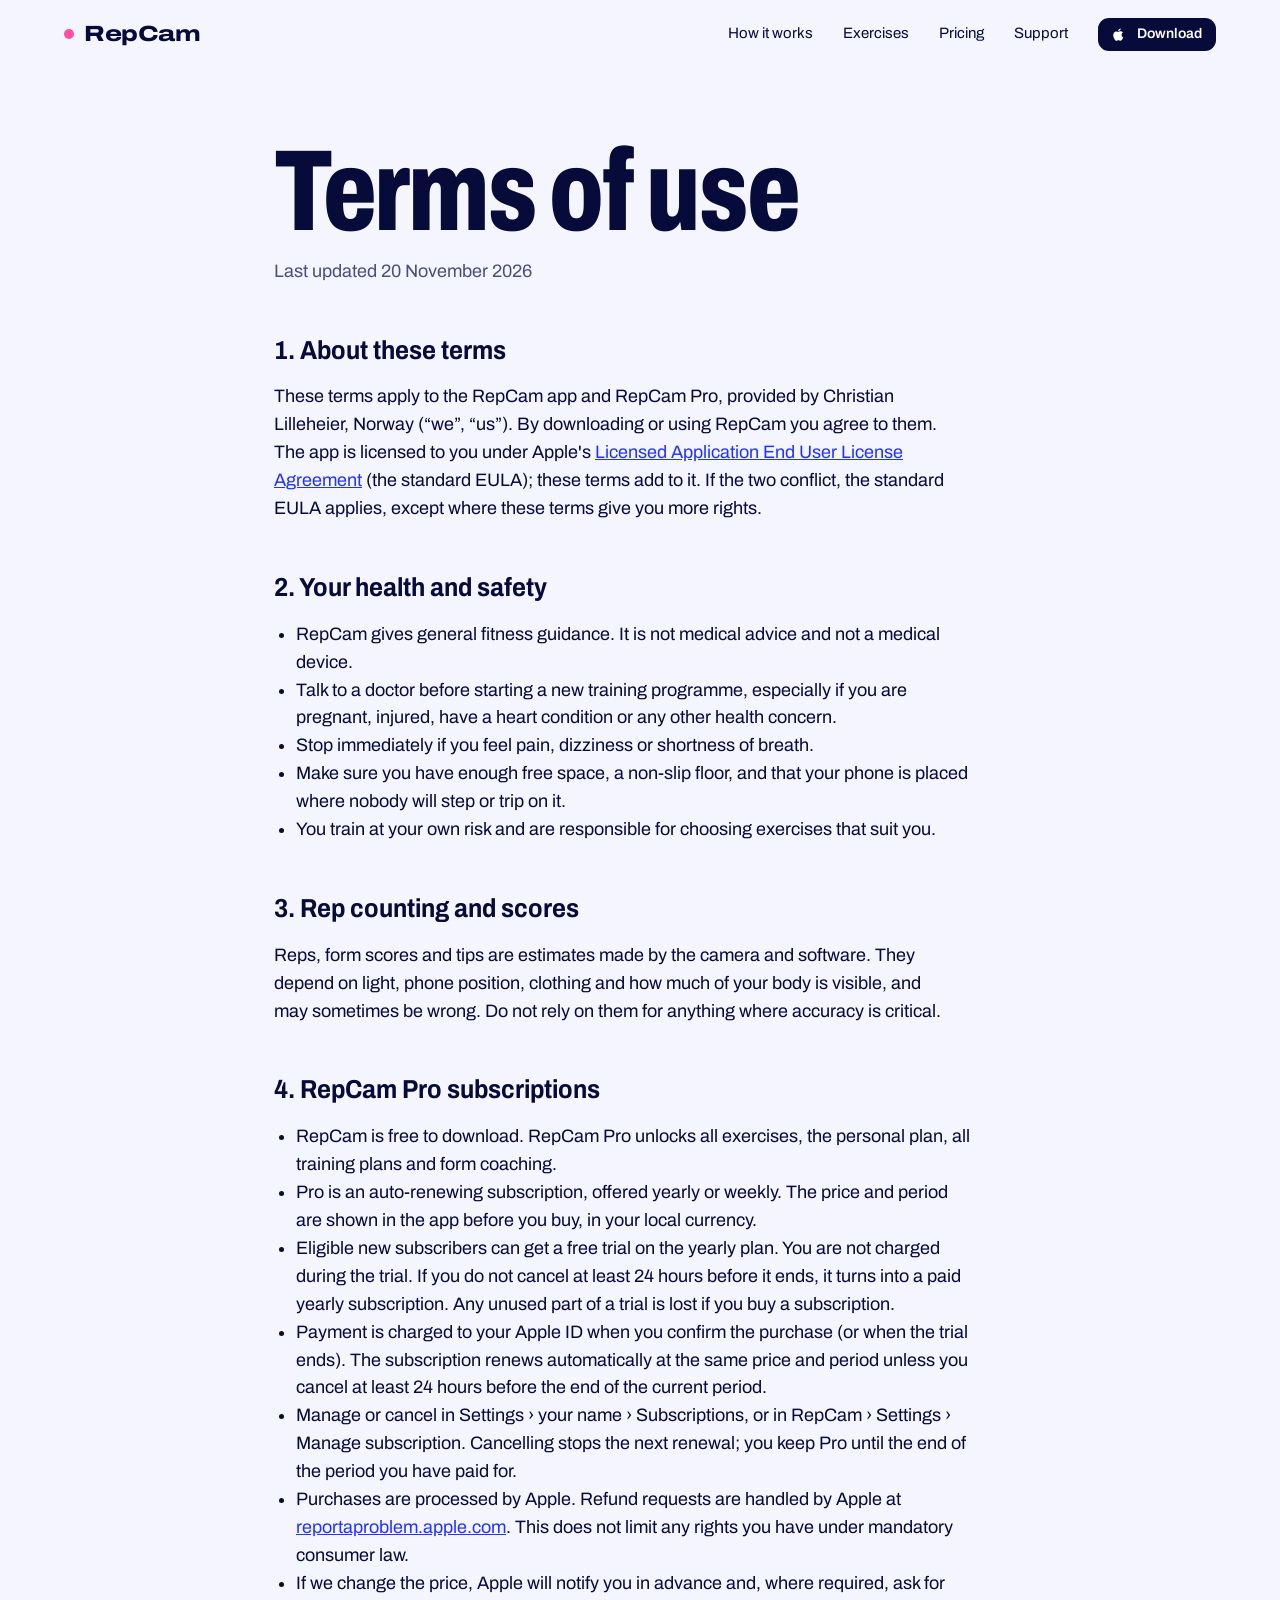
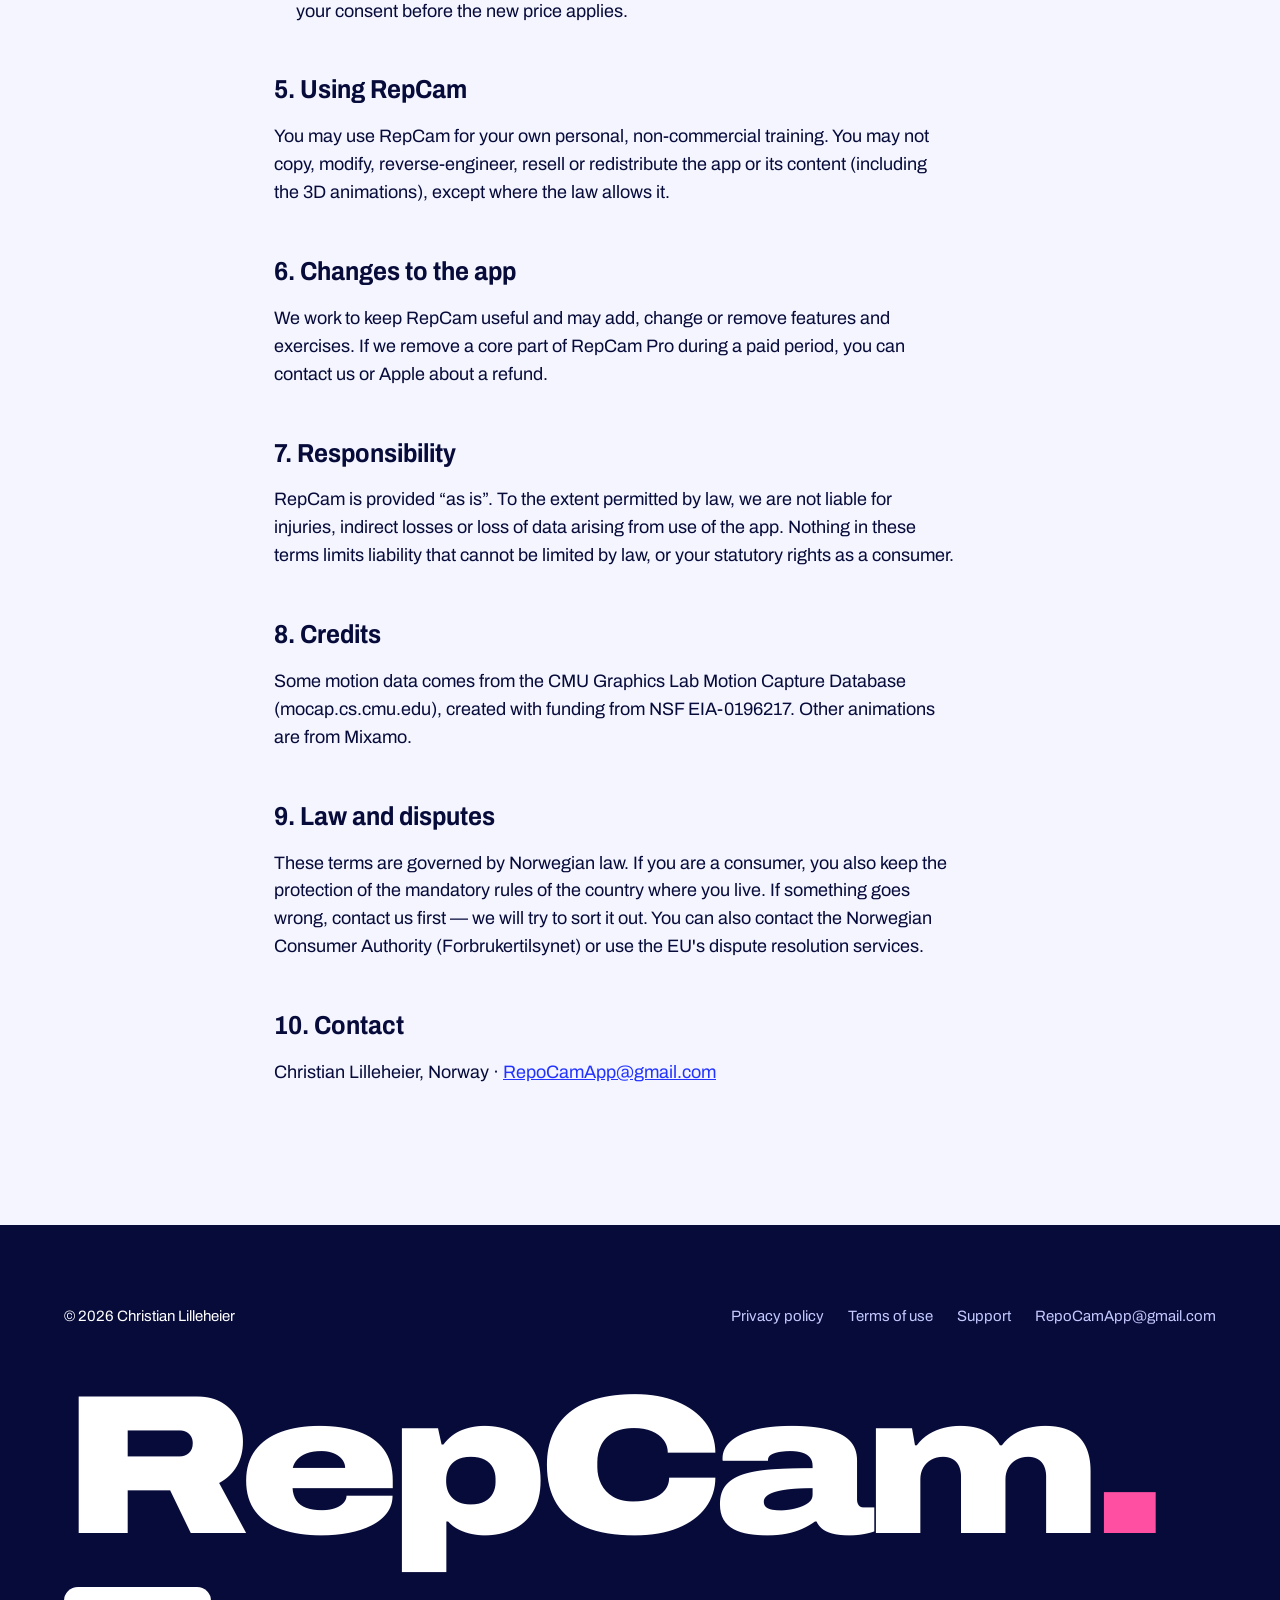
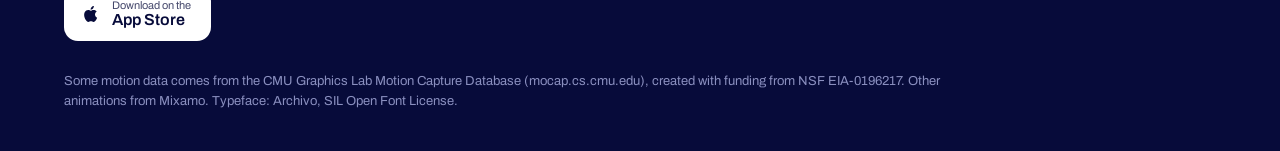
<file: terms/index.html>
<!doctype html>
<html lang="en">
<head>
<meta charset="utf-8">
<meta name="viewport" content="width=device-width, initial-scale=1, viewport-fit=cover">
<title>Terms of use | RepCam</title>
<meta name="description" content="Terms of use for RepCam and RepCam Pro.">
<meta name="theme-color" content="#f4f5ff">
<link rel="canonical" href="https://appyprod.com/terms/">
<meta property="og:title" content="Terms of use | RepCam">
<meta property="og:description" content="Terms of use for RepCam and RepCam Pro.">
<meta property="og:image" content="https://appyprod.com/assets/img/icon.png">
<meta name="apple-itunes-app" content="app-name=RepCam">
<link rel="icon" type="image/png" href="/favicon.png">
<link rel="apple-touch-icon" href="/apple-touch-icon.png">
<link rel="preload" href="/assets/fonts/archivo.woff2" as="font" type="font/woff2" crossorigin>
<link rel="stylesheet" href="/assets/site.css">
</head>
<body>
<a class="sr" href="#main">Skip to content</a>
<header class="top">
  <div class="wrap">
    <a class="mark" href="/"><i aria-hidden="true"></i>RepCam</a>
    <nav aria-label="Main">
      <a class="hide-sm" href="/#how">How it works</a>
      <a class="hide-sm" href="/#moves">Exercises</a>
      <a class="hide-sm" href="/#pricing">Pricing</a>
      <a href="/support/">Support</a>
      <a class="store sm" href="https://apps.apple.com/" rel="noopener"><svg viewBox="0 0 24 24" aria-hidden="true" fill="currentColor"><path d="M16.37 12.6c-.02-2.2 1.8-3.26 1.88-3.31-1.03-1.5-2.62-1.7-3.18-1.73-1.35-.14-2.64.8-3.33.8-.69 0-1.74-.78-2.87-.76-1.47.02-2.83.86-3.59 2.18-1.53 2.66-.39 6.6 1.1 8.75.73 1.05 1.6 2.24 2.73 2.2 1.1-.04 1.51-.71 2.84-.71 1.32 0 1.7.71 2.86.69 1.18-.02 1.93-1.07 2.65-2.13.84-1.22 1.18-2.4 1.2-2.46-.03-.01-2.3-.88-2.32-3.5zM14.2 6.13c.6-.73 1.01-1.75.9-2.76-.87.04-1.92.58-2.54 1.31-.56.64-1.05 1.67-.92 2.66.97.08 1.96-.49 2.56-1.21z"/></svg><span>Download</span></a>
    </nav>
  </div>
</header>

<main id="main" class="doc" data-theme="light">
  <div class="wrap">
    <h1>Terms of use</h1>
    <p class="updated">Last updated 20 November 2026</p>

<h2>1. About these terms</h2>
<p>These terms apply to the RepCam app and RepCam Pro, provided by Christian Lilleheier, Norway (“we”, “us”). By downloading or using RepCam you agree to them. The app is licensed to you under Apple's <a href="https://www.apple.com/legal/internet-services/itunes/dev/stdeula/">Licensed Application End User License Agreement</a> (the standard EULA); these terms add to it. If the two conflict, the standard EULA applies, except where these terms give you more rights.</p>

<h2>2. Your health and safety</h2>
<ul>
<li>RepCam gives general fitness guidance. It is not medical advice and not a medical device.</li>
<li>Talk to a doctor before starting a new training programme, especially if you are pregnant, injured, have a heart condition or any other health concern.</li>
<li>Stop immediately if you feel pain, dizziness or shortness of breath.</li>
<li>Make sure you have enough free space, a non-slip floor, and that your phone is placed where nobody will step or trip on it.</li>
<li>You train at your own risk and are responsible for choosing exercises that suit you.</li>
</ul>

<h2>3. Rep counting and scores</h2>
<p>Reps, form scores and tips are estimates made by the camera and software. They depend on light, phone position, clothing and how much of your body is visible, and may sometimes be wrong. Do not rely on them for anything where accuracy is critical.</p>

<h2>4. RepCam Pro subscriptions</h2>
<ul>
<li>RepCam is free to download. RepCam Pro unlocks all exercises, the personal plan, all training plans and form coaching.</li>
<li>Pro is an auto-renewing subscription, offered yearly or weekly. The price and period are shown in the app before you buy, in your local currency.</li>
<li>Eligible new subscribers can get a free trial on the yearly plan. You are not charged during the trial. If you do not cancel at least 24 hours before it ends, it turns into a paid yearly subscription. Any unused part of a trial is lost if you buy a subscription.</li>
<li>Payment is charged to your Apple ID when you confirm the purchase (or when the trial ends). The subscription renews automatically at the same price and period unless you cancel at least 24 hours before the end of the current period.</li>
<li>Manage or cancel in Settings › your name › Subscriptions, or in RepCam › Settings › Manage subscription. Cancelling stops the next renewal; you keep Pro until the end of the period you have paid for.</li>
<li>Purchases are processed by Apple. Refund requests are handled by Apple at <a href="https://reportaproblem.apple.com">reportaproblem.apple.com</a>. This does not limit any rights you have under mandatory consumer law.</li>
<li>If we change the price, Apple will notify you in advance and, where required, ask for your consent before the new price applies.</li>
</ul>

<h2>5. Using RepCam</h2>
<p>You may use RepCam for your own personal, non-commercial training. You may not copy, modify, reverse-engineer, resell or redistribute the app or its content (including the 3D animations), except where the law allows it.</p>

<h2>6. Changes to the app</h2>
<p>We work to keep RepCam useful and may add, change or remove features and exercises. If we remove a core part of RepCam Pro during a paid period, you can contact us or Apple about a refund.</p>

<h2>7. Responsibility</h2>
<p>RepCam is provided “as is”. To the extent permitted by law, we are not liable for injuries, indirect losses or loss of data arising from use of the app. Nothing in these terms limits liability that cannot be limited by law, or your statutory rights as a consumer.</p>

<h2>8. Credits</h2>
<p>Some motion data comes from the CMU Graphics Lab Motion Capture Database (mocap.cs.cmu.edu), created with funding from NSF EIA-0196217. Other animations are from Mixamo.</p>

<h2>9. Law and disputes</h2>
<p>These terms are governed by Norwegian law. If you are a consumer, you also keep the protection of the mandatory rules of the country where you live. If something goes wrong, contact us first — we will try to sort it out. You can also contact the Norwegian Consumer Authority (Forbrukertilsynet) or use the EU's dispute resolution services.</p>

<h2>10. Contact</h2>
<p>Christian Lilleheier, Norway · <a href="mailto:RepoCamApp@gmail.com">RepoCamApp@gmail.com</a></p>
  </div>
</main>
<footer class="ink" data-theme="ink">
  <div class="wrap">
    <div class="foot">
      <span>© 2026 Christian Lilleheier</span>
      <nav aria-label="Footer">
        <a href="/privacy/">Privacy policy</a>
        <a href="/terms/">Terms of use</a>
        <a href="/support/">Support</a>
        <a href="mailto:RepoCamApp@gmail.com">RepoCamApp@gmail.com</a>
      </nav>
    </div>
    <div class="giant" aria-hidden="true">RepCam<span>.</span></div>
    <a class="store " href="https://apps.apple.com/" rel="noopener"><svg viewBox="0 0 24 24" aria-hidden="true" fill="currentColor"><path d="M16.37 12.6c-.02-2.2 1.8-3.26 1.88-3.31-1.03-1.5-2.62-1.7-3.18-1.73-1.35-.14-2.64.8-3.33.8-.69 0-1.74-.78-2.87-.76-1.47.02-2.83.86-3.59 2.18-1.53 2.66-.39 6.6 1.1 8.75.73 1.05 1.6 2.24 2.73 2.2 1.1-.04 1.51-.71 2.84-.71 1.32 0 1.7.71 2.86.69 1.18-.02 1.93-1.07 2.65-2.13.84-1.22 1.18-2.4 1.2-2.46-.03-.01-2.3-.88-2.32-3.5zM14.2 6.13c.6-.73 1.01-1.75.9-2.76-.87.04-1.92.58-2.54 1.31-.56.64-1.05 1.67-.92 2.66.97.08 1.96-.49 2.56-1.21z"/></svg><span><small>Download on the</small>App Store</span></a>
    <p class="credit">Some motion data comes from the CMU Graphics Lab Motion Capture Database (mocap.cs.cmu.edu), created with funding from NSF EIA-0196217. Other animations from Mixamo. Typeface: Archivo, SIL Open Font License.</p>
  </div>
</footer>
<script src="/assets/site.js" defer></script>
</body>
</html>
</file>
<file: assets/site.css>
/* RepCam — appyprod.com
   Palette: field (ultramarine), chalk, ink (navy), joint (pink), mist */
@font-face {
  font-family: "Archivo";
  src: url("fonts/archivo.woff2") format("woff2");
  font-weight: 100 900;
  font-stretch: 62% 125%;
  font-display: swap;
}

:root {
  --field: #2233ff;
  --field-deep: #1622c9;
  --chalk: #f4f5ff;
  --ink: #070b3a;
  --joint: #ff4fa3;
  --mist: #c3c9ff;
  --ink-soft: #4a4f7a;
  --pad: clamp(20px, 5vw, 72px);
  --max: 1320px;
  --ease: cubic-bezier(.2, .8, .2, 1);
}

* { box-sizing: border-box; }
html { -webkit-text-size-adjust: 100%; scroll-behavior: smooth; }
body {
  margin: 0;
  font-family: "Archivo", system-ui, -apple-system, sans-serif;
  font-stretch: 100%;
  font-size: 18px;
  line-height: 1.55;
  color: var(--ink);
  background: var(--chalk);
  -webkit-font-smoothing: antialiased;
}
img { display: block; max-width: 100%; }
a { color: inherit; }
:focus-visible { outline: 3px solid var(--joint); outline-offset: 3px; border-radius: 4px; }
.sr { position: absolute; width: 1px; height: 1px; overflow: hidden; clip: rect(0 0 0 0); white-space: nowrap; }

.wrap { width: 100%; max-width: var(--max); margin: 0 auto; padding: 0 var(--pad); }

/* ---------- header ---------- */
.top {
  position: fixed; inset: 0 0 auto 0; z-index: 50;
  transition: background .4s var(--ease), color .4s var(--ease), transform .5s var(--ease);
  color: #fff;
}
.top.on-light { color: var(--ink); background: rgba(244,245,255,.86); backdrop-filter: blur(14px); -webkit-backdrop-filter: blur(14px); }
.top.on-dark { background: rgba(34,51,255,.82); backdrop-filter: blur(14px); -webkit-backdrop-filter: blur(14px); }
.top.on-ink { background: rgba(7,11,58,.84); backdrop-filter: blur(14px); -webkit-backdrop-filter: blur(14px); }
.top.hide { transform: translateY(-100%); }
.top .wrap { display: flex; align-items: center; justify-content: space-between; height: 68px; gap: 20px; }
.mark {
  font-weight: 800; font-stretch: 125%; font-size: 22px; letter-spacing: -.02em;
  text-decoration: none; display: inline-flex; align-items: center; gap: 10px;
}
.mark i { width: 10px; height: 10px; border-radius: 50%; background: var(--joint); display: inline-block; }
.top nav { display: flex; align-items: center; gap: clamp(14px, 2.4vw, 30px); font-size: 15px; }
.top nav a { text-decoration: none; position: relative; }
.top nav a:not(.store)::after {
  content: ""; position: absolute; left: 0; right: 0; bottom: -4px; height: 2px; background: currentColor;
  transform: scaleX(0); transform-origin: right; transition: transform .35s var(--ease);
}
.top nav a:not(.store):hover::after { transform: scaleX(1); transform-origin: left; }

/* ---------- store button ---------- */
.store {
  display: inline-flex; align-items: center; gap: 10px;
  background: var(--ink); color: #fff; text-decoration: none;
  padding: 12px 20px 12px 16px; border-radius: 14px;
  font-weight: 600; font-size: 16px; line-height: 1.1;
  transition: transform .3s var(--ease), box-shadow .3s var(--ease);
}
.store svg { width: 22px; height: 22px; flex: none; }
.store small { display: block; font-weight: 400; font-size: 11px; opacity: .75; }
.store:hover { transform: translateY(-2px); box-shadow: 0 10px 0 -4px var(--joint); }
.store.sm { padding: 8px 14px 8px 12px; border-radius: 11px; font-size: 14px; }
.store.sm svg { width: 17px; height: 17px; }
.on-ink .store, .ink .store { background: #fff; color: var(--ink); }

/* ---------- hero ---------- */
.hero {
  background: var(--field); color: #fff; position: relative; overflow: hidden;
  min-height: 100svh; display: flex; align-items: center;
  padding: 110px 0 60px;
}
.hero .wrap { display: grid; grid-template-columns: 1.05fr 1fr; gap: 40px; align-items: center; }
.hero h1 {
  margin: 0; font-weight: 800; font-stretch: 72%;
  font-size: clamp(56px, 8.6vw, 132px); line-height: .9; letter-spacing: -.02em;
}
.hero h1 .ln { display: block; overflow: hidden; padding-bottom: .04em; }
.hero h1 .ln span { display: block; transform: translateY(105%); transition: transform 1s var(--ease); }
.hero.ready h1 .ln span { transform: none; }
.hero h1 .ln:nth-child(2) span { transition-delay: .08s; }
.hero h1 .ln:nth-child(3) span { transition-delay: .16s; }
.hero .lead { max-width: 30em; color: var(--mist); font-size: clamp(17px, 1.5vw, 20px); margin: 28px 0 34px; opacity: 0; transition: opacity .8s .5s; }
.hero .cta { display: flex; flex-wrap: wrap; align-items: center; gap: 22px; opacity: 0; transition: opacity .8s .65s; }
.hero.ready .lead, .hero.ready .cta { opacity: 1; }
.hero .cta .quiet { color: var(--mist); font-size: 15px; text-decoration: none; border-bottom: 1px solid rgba(195,201,255,.4); padding-bottom: 2px; }
.hero .cta .quiet:hover { color: #fff; border-color: #fff; }

.stage { position: relative; aspect-ratio: 1 / 1.05; width: 100%; max-width: 560px; justify-self: end; }
.stage svg.rig { position: absolute; inset: 0; width: 100%; height: 100%; overflow: visible; }
.rig .bone { stroke: #fff; stroke-width: 7; stroke-linecap: round; fill: none; }
.rig .head { fill: none; stroke: #fff; stroke-width: 7; }
.rig .jt { fill: var(--joint); }
.rig .jt-ring { fill: none; stroke: var(--joint); stroke-width: 2; opacity: .5; }
.rig .floor { stroke: rgba(255,255,255,.35); stroke-width: 2; stroke-dasharray: 2 10; stroke-linecap: round; }
.rig .arc { fill: none; stroke: var(--joint); stroke-width: 3; }
.rig .phone { fill: none; stroke: rgba(255,255,255,.7); stroke-width: 3; }
.rig .beam { fill: url(#beam); }
.readout {
  position: absolute; font-size: 14px; color: #fff; white-space: nowrap;
  background: rgba(7,11,58,.35); padding: 4px 10px; border-radius: 99px;
  font-variant-numeric: tabular-nums;
}
.count {
  position: absolute; left: -2%; top: -4%;
  font-weight: 900; font-stretch: 125%; line-height: .8;
  font-size: clamp(120px, 17vw, 250px); letter-spacing: -.04em;
  color: transparent; -webkit-text-stroke: 2px rgba(255,255,255,.55);
  font-variant-numeric: tabular-nums; user-select: none; pointer-events: none;
  transform-origin: 0 100%;
}
.count.hit { animation: hit .55s var(--ease); }
@keyframes hit {
  0% { font-stretch: 62%; transform: scaleY(1.12); -webkit-text-stroke-color: var(--joint); }
  100% { font-stretch: 125%; transform: none; }
}
.said { position: absolute; left: 1%; top: 33%; font-size: 15px; color: var(--mist); }
.said b { color: #fff; font-weight: 600; }

.scrollhint {
  position: absolute; left: 50%; bottom: 22px; width: 2px; height: 46px; background: rgba(255,255,255,.25); overflow: hidden;
}
.scrollhint::after { content: ""; position: absolute; left: 0; top: -40%; width: 100%; height: 40%; background: #fff; animation: drip 1.8s infinite var(--ease); }
@keyframes drip { to { top: 110%; } }

/* ---------- exercise picker ---------- */
.moves { position: relative; background: var(--chalk); }
.moves .track { height: calc(17 * 46vh + 100vh); }
.moves .pin { position: sticky; top: 0; height: 100vh; overflow: hidden; }
.moves .pin .wrap { height: 100%; display: grid; grid-template-columns: 1.1fr 1fr; gap: 40px; align-items: center; }
.moves h2 {
  position: absolute; top: 96px; left: var(--pad); margin: 0;
  font-weight: 700; font-stretch: 100%; font-size: 18px; letter-spacing: 0;
}
.moves h2 span { color: var(--ink-soft); font-weight: 400; }
.wheel { position: relative; height: 100%; mask-image: linear-gradient(transparent 17%, #000 38%, #000 66%, transparent 92%); -webkit-mask-image: linear-gradient(transparent 17%, #000 38%, #000 66%, transparent 92%); }
.wheel ol { list-style: none; margin: 0; padding: 0; position: absolute; left: 0; right: 0; top: 50%; will-change: transform; }
.wheel li {
  font-weight: 800; font-stretch: 75%; line-height: 1; letter-spacing: -.02em;
  font-size: clamp(40px, 5vw, 80px); height: 1.08em;
  color: transparent; -webkit-text-stroke: 1.5px rgba(7,11,58,.28);
  transition: color .35s var(--ease), -webkit-text-stroke-color .35s, font-stretch .5s var(--ease);
  white-space: nowrap; cursor: pointer;
}
.wheel li.on { color: var(--ink); -webkit-text-stroke-color: var(--ink); font-stretch: 90%; }
.viewer { position: relative; aspect-ratio: 1; width: min(100%, 520px); justify-self: center; }
.viewer .disc { position: absolute; inset: 6%; border-radius: 50%; background: var(--field); transform: scale(.96); transition: transform .5s var(--ease); }
.viewer.bump .disc { transform: scale(1.02); }
.viewer img { position: absolute; inset: 0; width: 100%; height: 100%; object-fit: contain; filter: drop-shadow(0 18px 20px rgba(7,11,58,.25)); }
.viewer .tag { position: absolute; right: 2%; bottom: 8%; background: #fff; border-radius: 99px; padding: 6px 14px; font-size: 15px; box-shadow: 0 6px 0 -2px var(--joint); }
.viewer .ix { position: absolute; left: 4%; top: 4%; font-size: 15px; font-variant-numeric: tabular-nums; color: var(--ink-soft); }

/* ---------- steps ---------- */
.ink { background: var(--ink); color: #fff; }
.steps { padding: clamp(100px, 14vw, 180px) 0; position: relative; }
.steps h2, .price h2, .faq h2 {
  margin: 0 0 clamp(50px, 7vw, 90px); font-weight: 800; font-stretch: 72%;
  font-size: clamp(48px, 7vw, 104px); line-height: .92; letter-spacing: -.02em; max-width: 12em;
}

.stepwrap { position: relative; }
.steps ol { list-style: none; margin: 0; padding: 0 0 0 clamp(56px, 8vw, 110px); position: relative; display: grid; gap: clamp(70px, 10vw, 130px); }
.steps .rail { position: absolute; left: clamp(18px, 2.6vw, 34px); top: 8px; bottom: 8px; width: 2px; background: rgba(255,255,255,.15); }
.steps .rail i { position: absolute; inset: 0 0 auto 0; height: 0; background: var(--joint); }
.steps li { display: grid; grid-template-columns: 1fr 1fr; gap: clamp(24px, 5vw, 70px); align-items: center; position: relative; }
.steps li::before {
  content: attr(data-n); position: absolute; left: calc(-1 * clamp(56px, 8vw, 110px) + clamp(18px, 2.6vw, 34px) - 19px); top: 0;
  width: 40px; height: 40px; border-radius: 50%; display: grid; place-items: center;
  background: var(--ink); border: 2px solid rgba(255,255,255,.25); font-size: 15px; font-weight: 600;
  transition: background .4s, border-color .4s;
}
.steps li.lit::before { background: var(--joint); border-color: var(--joint); }
.steps h3 { margin: 0 0 12px; font-weight: 700; font-stretch: 85%; font-size: clamp(28px, 3vw, 40px); line-height: 1.05; }
.steps p { margin: 0; color: var(--mist); max-width: 30em; }
.steps figure { margin: 0; background: var(--field); border-radius: 28px; aspect-ratio: 1; width: min(100%, 400px); justify-self: end; overflow: hidden; position: relative; }
.steps figure img { width: 100%; height: 100%; object-fit: cover; transform: scale(1.12); transition: transform 1.4s var(--ease); }
.steps li.lit figure img { transform: none; }
.steps figure.voice { display: grid; place-items: center; }
.voice .bars { display: flex; gap: 7px; align-items: center; height: 40%; }
.voice .bars i { width: 9px; border-radius: 9px; background: #fff; height: 20%; animation: talk 1.1s infinite ease-in-out; }
.voice .bars i:nth-child(2n) { animation-delay: -.3s; } .voice .bars i:nth-child(3n) { animation-delay: -.6s; }
.voice .bars i:nth-child(5n) { animation-delay: -.8s; background: var(--joint); }
@keyframes talk { 50% { height: 100%; } }
.voice q { position: absolute; bottom: 9%; left: 0; right: 0; text-align: center; font-size: clamp(18px, 2vw, 24px); quotes: "“" "”"; }

/* ---------- privacy statement ---------- */
.promise { padding: clamp(110px, 16vw, 220px) 0; }
.promise p.big {
  margin: 0; font-weight: 700; font-stretch: 80%;
  font-size: clamp(36px, 5.6vw, 84px); line-height: 1.02; letter-spacing: -.015em; max-width: 15em;
}
.promise .w { opacity: .14; transition: opacity .25s linear; }
.promise .w.in { opacity: 1; }
.promise .after { margin-top: 40px; display: flex; gap: 28px; flex-wrap: wrap; font-size: 16px; color: var(--ink-soft); }
.promise .after a { color: var(--ink); }

/* ---------- pricing ---------- */
.price { background: var(--field); color: #fff; padding: clamp(100px, 14vw, 180px) 0; }
.plans { display: grid; grid-template-columns: 1fr 1.3fr; border-top: 2px solid rgba(255,255,255,.3); }
.plan { padding: 40px 40px 10px 0; }
.plan + .plan { padding-left: 40px; border-left: 2px solid rgba(255,255,255,.3); }
.plan h3 { margin: 0 0 6px; font-size: 22px; font-weight: 700; }
.plan .amt { font-weight: 900; font-stretch: 125%; font-size: clamp(64px, 8vw, 116px); line-height: 1; letter-spacing: -.04em; display: flex; align-items: baseline; gap: 10px; margin: 18px 0; font-variant-numeric: tabular-nums; }
.plan .amt small { font-size: 18px; font-weight: 400; font-stretch: 100%; letter-spacing: 0; color: var(--mist); }
.plan ul { margin: 0; padding: 0; list-style: none; display: grid; gap: 8px; }
.plan li { padding-left: 26px; position: relative; color: var(--mist); }
.plan li::before { content: ""; position: absolute; left: 2px; top: .55em; width: 9px; height: 9px; border-radius: 50%; background: var(--joint); }
.switch { display: inline-flex; background: rgba(7,11,58,.3); border-radius: 99px; padding: 4px; position: relative; margin-top: 6px; }
.switch button { appearance: none; border: 0; background: none; color: #fff; font: inherit; font-size: 15px; padding: 8px 18px; border-radius: 99px; cursor: pointer; position: relative; z-index: 1; }
.switch .knob { position: absolute; top: 4px; bottom: 4px; left: 4px; border-radius: 99px; background: #fff; transition: transform .45s var(--ease), width .45s var(--ease); }
.switch button[aria-pressed="true"] { color: var(--ink); }
.roll { display: inline-flex; overflow: hidden; height: 1em; line-height: 1; }
.roll span { display: flex; flex-direction: column; transition: transform .7s var(--ease); }
.roll span i { font-style: normal; height: 1em; }
.plan .note { color: var(--mist); font-size: 15px; margin: 14px 0 0; min-height: 3em; }
.fine { margin-top: 40px; font-size: 14px; color: var(--mist); max-width: 60em; }

/* ---------- faq ---------- */
.faq { padding: clamp(100px, 14vw, 180px) 0; }
.faq details { border-top: 2px solid var(--ink); }
.faq details:last-of-type { border-bottom: 2px solid var(--ink); }
.faq summary {
  list-style: none; cursor: pointer; padding: 26px 60px 26px 0; position: relative;
  font-weight: 700; font-stretch: 85%; font-size: clamp(22px, 2.4vw, 32px); line-height: 1.15;
}
.faq summary::-webkit-details-marker { display: none; }
.faq summary::after, .faq summary::before {
  content: ""; position: absolute; right: 8px; top: 50%; width: 22px; height: 3px; background: var(--ink); transition: transform .4s var(--ease);
}
.faq summary::before { transform: rotate(90deg); }
.faq details[open] summary::before { transform: rotate(0); }
.faq summary:hover { color: var(--field); }
.faq .ans { overflow: hidden; }
.faq .ans p { margin: 0 0 28px; max-width: 42em; color: var(--ink-soft); }

/* ---------- footer ---------- */
footer.ink { padding: 80px 0 40px; overflow: hidden; }
.foot { display: flex; justify-content: space-between; gap: 30px; flex-wrap: wrap; font-size: 15px; }
.foot nav { display: flex; gap: 24px; flex-wrap: wrap; }
.foot a { color: var(--mist); text-decoration: none; }
.foot a:hover { color: #fff; }
.giant {
  font-weight: 900; font-stretch: 125%; line-height: .8; letter-spacing: -.05em;
  font-size: clamp(64px, 15.5vw, 230px); margin: 60px 0 40px; white-space: nowrap;
  transition: font-stretch .2s linear;
}
.giant span { color: var(--joint); }
.credit { color: var(--ink-soft); color: #8a8fbf; font-size: 13px; max-width: 70em; margin: 30px 0 0; }

/* ---------- document pages ---------- */
.doc { padding: 140px 0 120px; }
.doc .wrap { max-width: 860px; }
.doc h1 { margin: 0 0 14px; font-weight: 800; font-stretch: 72%; font-size: clamp(56px, 9vw, 120px); line-height: .9; letter-spacing: -.02em; }
.doc .updated { color: var(--ink-soft); margin: 0 0 40px; }
.doc .summary { background: var(--field); color: #fff; border-radius: 22px; padding: 24px 28px; margin: 0 0 50px; }
.doc .summary a { color: #fff; }
.doc .summary p { margin: 0; }
.doc h2 { font-weight: 700; font-stretch: 90%; font-size: 26px; margin: 50px 0 12px; line-height: 1.15; }
.doc p, .doc li { max-width: 68ch; }
.doc a { color: var(--field); }
.doc strong { font-weight: 700; }
.doc ul { padding-left: 22px; }
.nf { min-height: 100svh; display: grid; place-items: center; text-align: left; background: var(--field); color: #fff; }
.nf h1 { font-weight: 900; font-stretch: 125%; font-size: clamp(120px, 26vw, 360px); line-height: .8; margin: 0; letter-spacing: -.05em; }
.nf p { color: var(--mist); font-size: 20px; }

/* ---------- reveal ---------- */
.rv { opacity: 0; transform: translateY(26px); transition: opacity .9s var(--ease), transform .9s var(--ease); }
.rv.in { opacity: 1; transform: none; }

/* ---------- small screens ---------- */
@media (max-width: 860px) {
  .top nav .hide-sm { display: none; }
  .hero { padding-top: 96px; }
  .hero .wrap { grid-template-columns: 1fr; gap: 10px; }
  .stage { justify-self: center; max-width: 330px; order: -1; margin-top: -10px; }
  .moves .track { height: calc(17 * 40vh + 100vh); }
  .moves .pin .wrap { grid-template-columns: 1fr; grid-template-rows: 1fr 1fr; gap: 0; padding-top: 70px; }
  .viewer { width: min(78vw, 360px); order: -1; align-self: end; }
  .wheel li { font-size: clamp(34px, 9vw, 56px); }
  .steps figure { justify-self: start; }
  .steps li { grid-template-columns: 1fr; }
  .plans { grid-template-columns: 1fr; }
  .plan { padding-right: 0; }
  .plan + .plan { padding-left: 0; border-left: 0; border-top: 2px solid rgba(255,255,255,.3); }
}

@media (prefers-reduced-motion: reduce) {
  *, *::before, *::after { animation: none !important; transition: none !important; }
  .rv, .hero .lead, .hero .cta { opacity: 1; transform: none; }
  .hero h1 .ln span { transform: none; }
  .promise .w { opacity: 1; }
  html { scroll-behavior: auto; }
}
</file>
